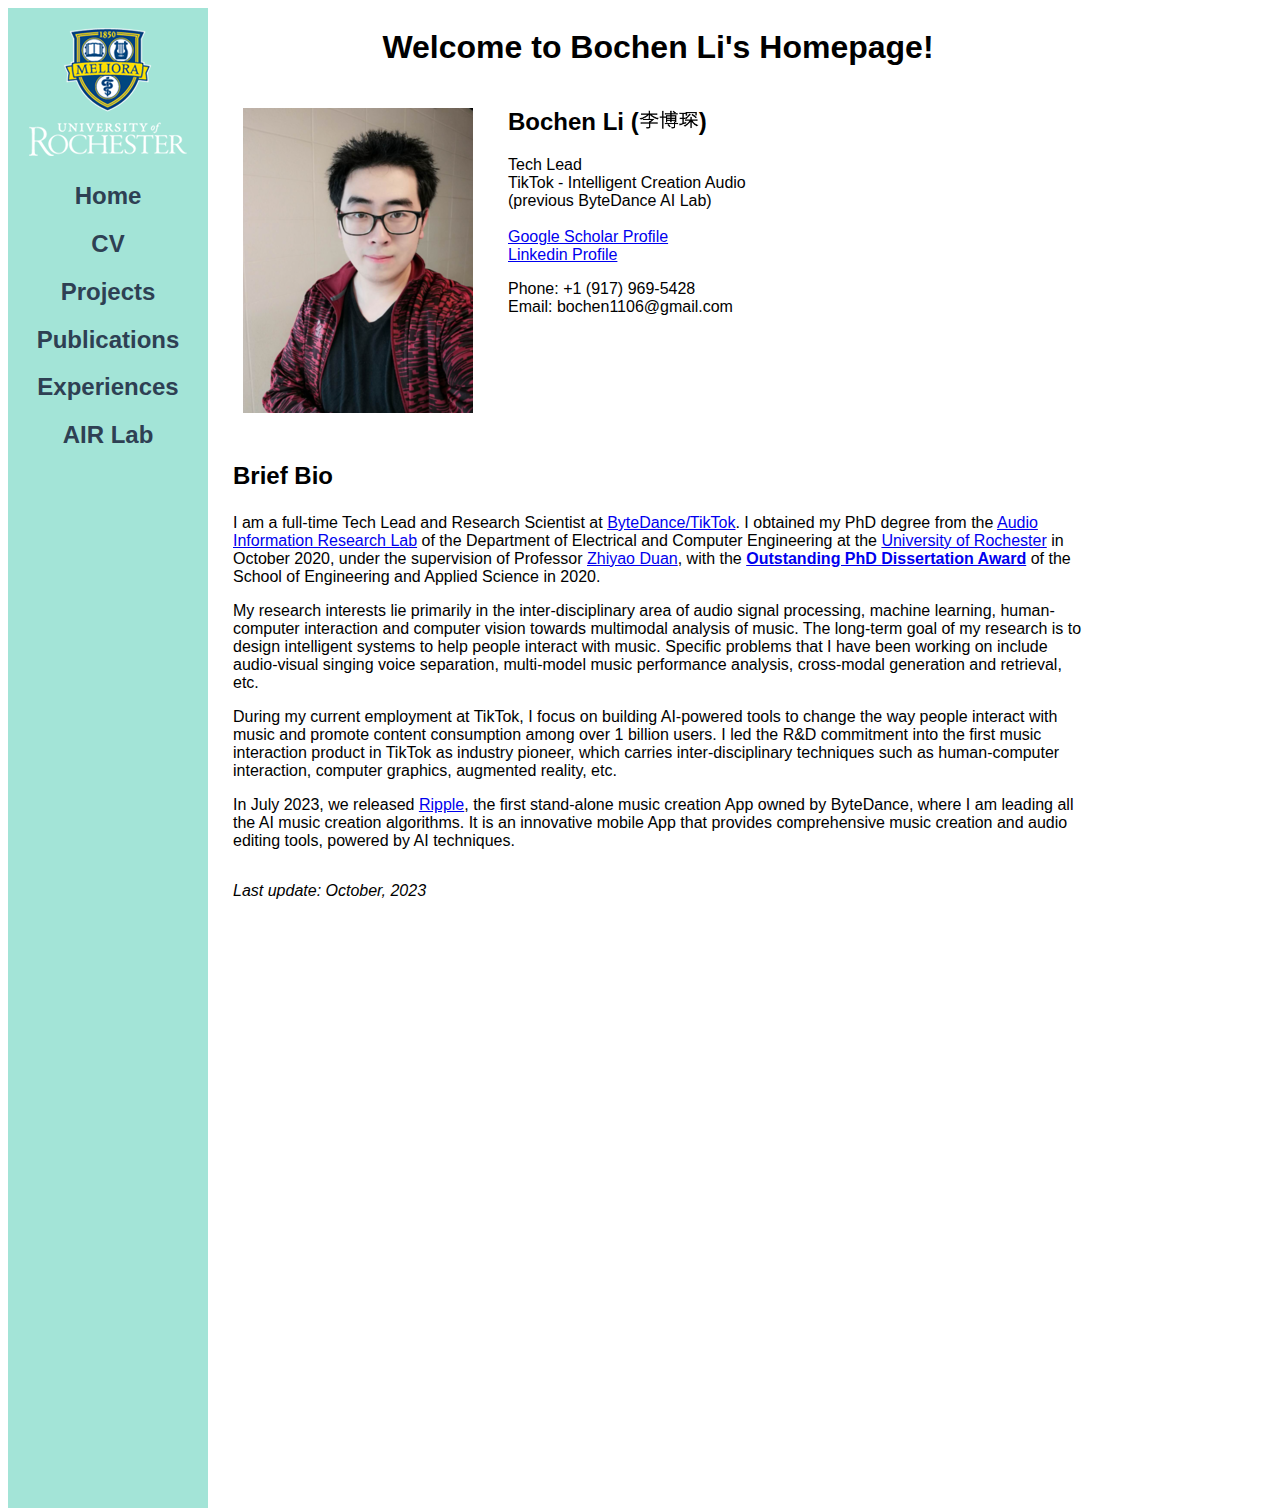
<file: index.html>
<!DOCTYPE html>
<html>

<head>
	<link rel="stylesheet" type="text/css" href="style.css" />
	<title>Bochen Li</title>
    <meta http-equiv="content-type" content="text/html; charset=UTF-8">
    <meta name="author" content="Bochen Li">
</head>

<body>
<div id="container"; style="height=1500px; width:1500px; float:center;">
    <div id="menu"; style="background-color:#A3E4D7 ;height:1500px;width:200px;float:left;">
		<h2><a href="http://www.rochester.edu/"><img src="resource/rochester-logo.png"></a></h2>
        <a href="index.html", style="text-decoration:none"><h2 class="menu">Home</h2></a>
        <a href="resource/CV_BochenLi.pdf", style="text-decoration:none" target="_blank"><h2 class="menu">CV</h2></a>
        <a href="project.html", style="text-decoration:none"><h2 class="menu">Projects</h2></a>
        <a href="publication.html", style="text-decoration:none"><h2 class="menu">Publications</h2></a>
        <a href="experience.html", style="text-decoration:none"><h2 class="menu">Experiences</h2></a>
        <a href="http://www.ece.rochester.edu/projects/air/index.html", style="text-decoration:none"><h2 class="menu">AIR Lab</h2></a>
<!--        <a href="resource/Research.html", style="text-decoration:none"><h2 class="menu">Research</h2></a>
        <a href="resource/Publications.html", style="text-decoration:none"><h2 class="menu">Publications</h2></a>
        <a href="resource/Resources.html", style="text-decoration:none"><h2 class="menu">Resources</h2></a>
        <a href="http://www.ece.rochester.edu/projects/air/index.html", style="text-decoration:none"><h2 class="menu">AIR Lab</h2></a>-->
    </div>
    
    <div id="content"; style="background-color:#FFFFFF;height:900px;width:900px;float:left;">
		<h1>Welcome to Bochen Li's Homepage!</h1>
        
        <div id="infopic"; style="background-color:#FFFFFF;height:350px;width:300px;float:left;">
        	<h2><img class='fit', src="resource/bochenli.png"> </h2>
        </div>
        <div id="info"; style="background-color:#FFFFFF;height:350px;width:600px;float:left;">
        	<h2 class="alignleft">Bochen Li (<img src="resource/name.png" width="60" height="20">) </h2>
            <p>Tech Lead<br>
               TikTok - Intelligent Creation Audio<br>
               (previous ByteDance AI Lab)<br>
               <br>
               <a href="https://scholar.google.com/citations?user=wYq1Yv0AAAAJ&hl=en">Google Scholar Profile</a><br>
               <a href="https://www.linkedin.com/in/bochen-li">Linkedin Profile</a><br>
<!--               <a href="resource/ZhiyaoDUAN_ResearchStatement.pdf">Research Statement</a>, <a href="resource/ZhiyaoDUAN_TeachingStatement.pdf">Teaching Statement</a> -->
            </p>
            
<!--             <p>Mailing Address:<br>
           	    University of Rochester<br>
                504 Computer Studies Building<br>
                Rochester, NY 14627, USA.
            </p> -->
            <p>
               Phone: +1 (917) 969-5428<br>
               Email: bochen1106@gmail.com
            </p>
        </div>
        

                   

        		
<!--         <div id="separator"; style="background-color:#FFFFFF;width:900px;float:left;">
        	<img src="resource/space.png" width="450" height="2">
        </div> -->
        
        <div class="padded"; style="background-color:#FFFFFF;width:850px;float:left;">
            <h3>Brief Bio</h3>    

            <p>
                I am a full-time Tech Lead and Research Scientist at <a href="https://www.tiktok.com/">ByteDance/TikTok</a>. I obtained my PhD degree from the <a href="http://www.ece.rochester.edu/projects/air/index.html">Audio Information Research Lab</a> of the Department of Electrical and Computer Engineering at the <a href="http://www.rochester.edu/">University of Rochester</a> in October 2020, under the supervision of Professor  <a href="http://www.ece.rochester.edu/~zduan">Zhiyao Duan</a>, with the <a href="https://www.rochester.edu/college/gradstudies/current/dissertation-awards.html"><b>Outstanding PhD Dissertation Award</b></a> of the School of Engineering and Applied Science in 2020.
            </p>
            
            <p>
                My research interests lie primarily in the inter-disciplinary area of audio signal processing, machine learning, human-computer interaction and computer vision towards multimodal analysis of music. The long-term goal of my research is to design intelligent systems to help people interact with music. Specific problems that I have been working on include audio-visual singing voice separation, multi-model music performance analysis, cross-modal generation and retrieval, etc. 
            </p>

            <p>
                During my current employment at TikTok, I focus on building AI-powered tools to change the way people interact with music and promote content consumption among over 1 billion users. 
                I led the R&D commitment into the first music interaction product in TikTok as industry pioneer, which carries inter-disciplinary techniques such as human-computer interaction, computer graphics, augmented reality, etc.
            </p>

            <p>
                In July 2023, we released <a href="https://musically.com/2023/06/30/bytedance-reveals-ai-powered-music-creation-app-ripple/">Ripple</a>, the first stand-alone music creation App owned by ByteDance, 
                where I am leading all the AI music creation algorithms. 
                It is an innovative mobile App that provides comprehensive music creation and audio editing tools, powered by AI techniques.
            </p>

        </div>


<!--         <div class="padded"; style="background-color:#FFFFFF;width:850px;float:left;">
            <h3>News</h3>    
            <ul>
                <li> I will give a tutorial for the ISMIR2019 conference together with <a href="http://www.ece.rochester.edu/~zduan/">Prof. Zhiyao Duan</a>, <a href="https://perso.telecom-paristech.fr/essid/">Prof. Slim Essid</a>, and <a href="https://dblp.org/pers/hd/p/Parekh:Sanjeel">Prof. Sanjeel Parekh</a>
                </li>
                <li> I have got one journal paper accpeted by <i>Transactions on International Society for Music Information Retrieval</i>.
          </ul>
        </div> -->

        <br>
        <br>
        <!-- <hr> -->

        <div class="padded"; style="background-color:#FFFFFF;width:850px;float:left;">
            <p>
                <i>Last update: October, 2023 </i>
            </p>


        </div>

<!--         <div id="separator"; style="background-color:#FFFFFF;width:900px;float:left;">
        	<img src="resource/space.png" width="450" height="2">
        </div> -->
      
     
    </div>    
</div>


</body>
</html>
</file>
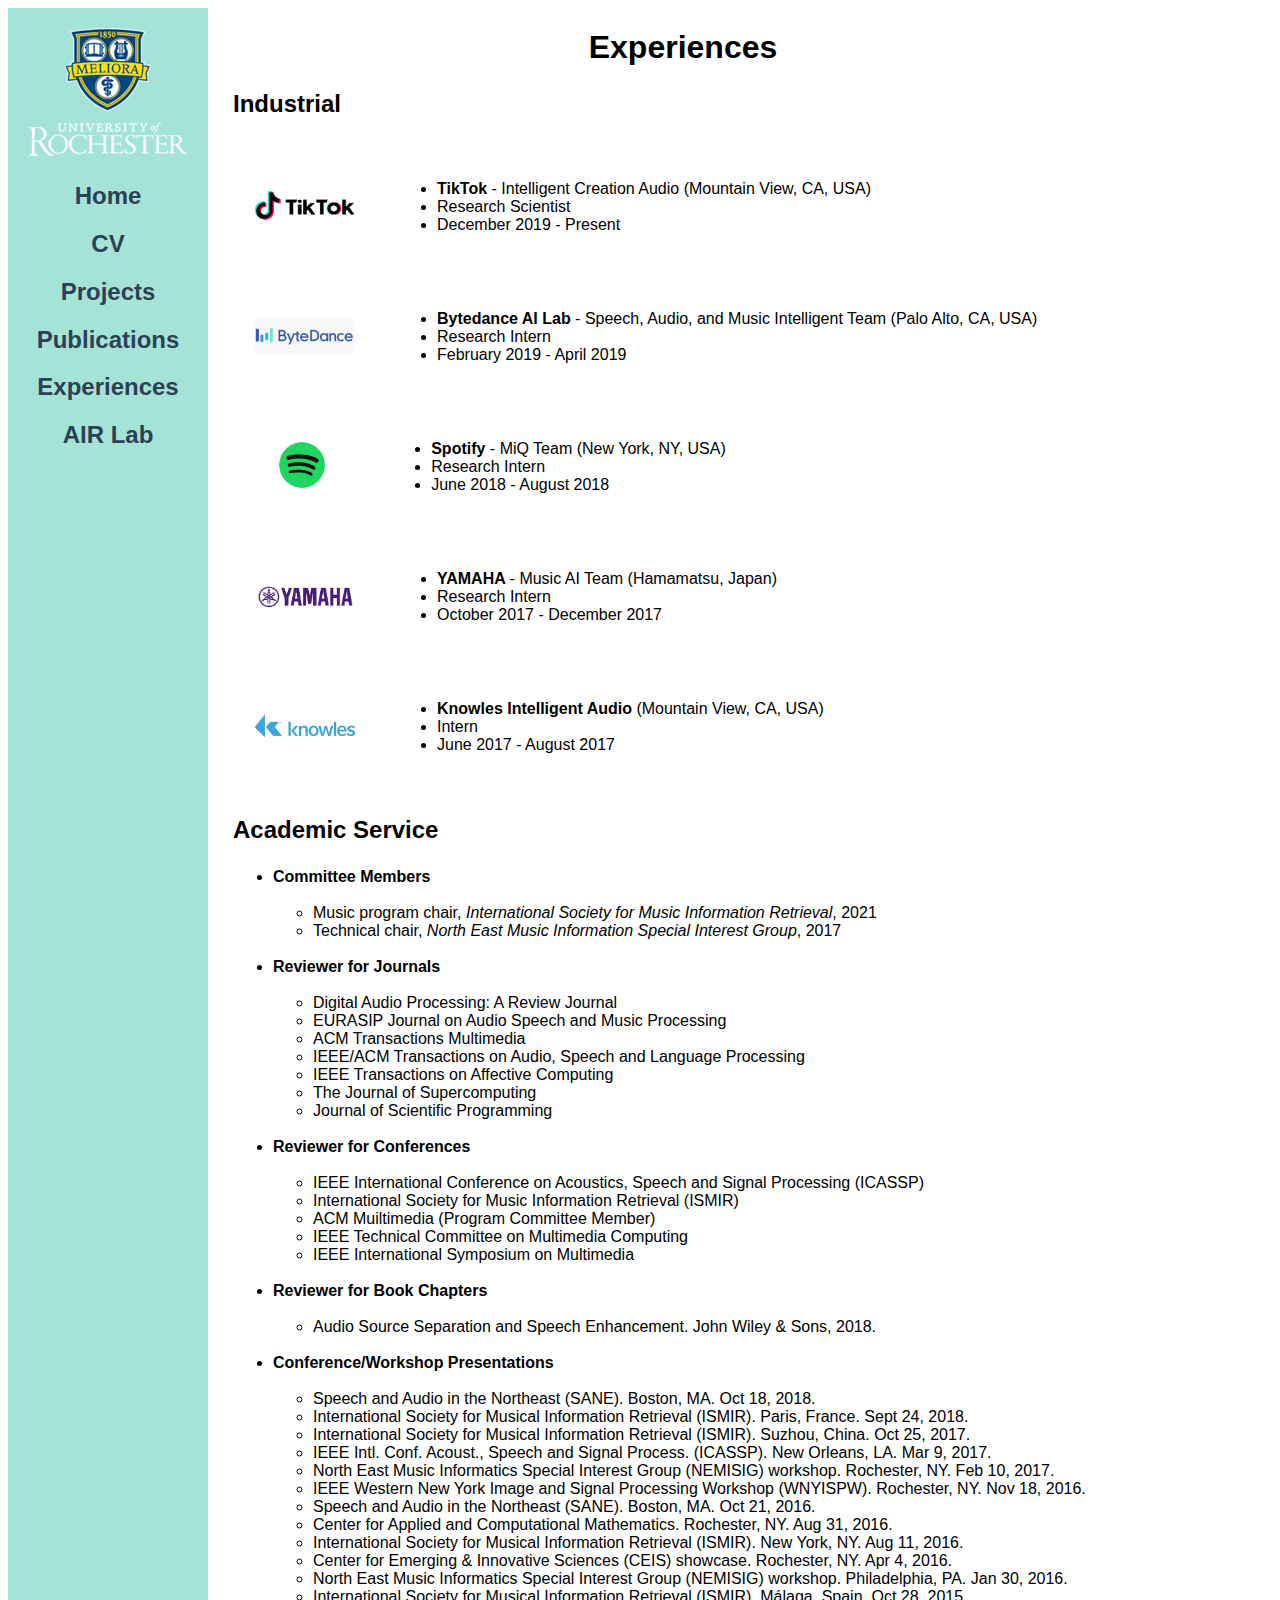
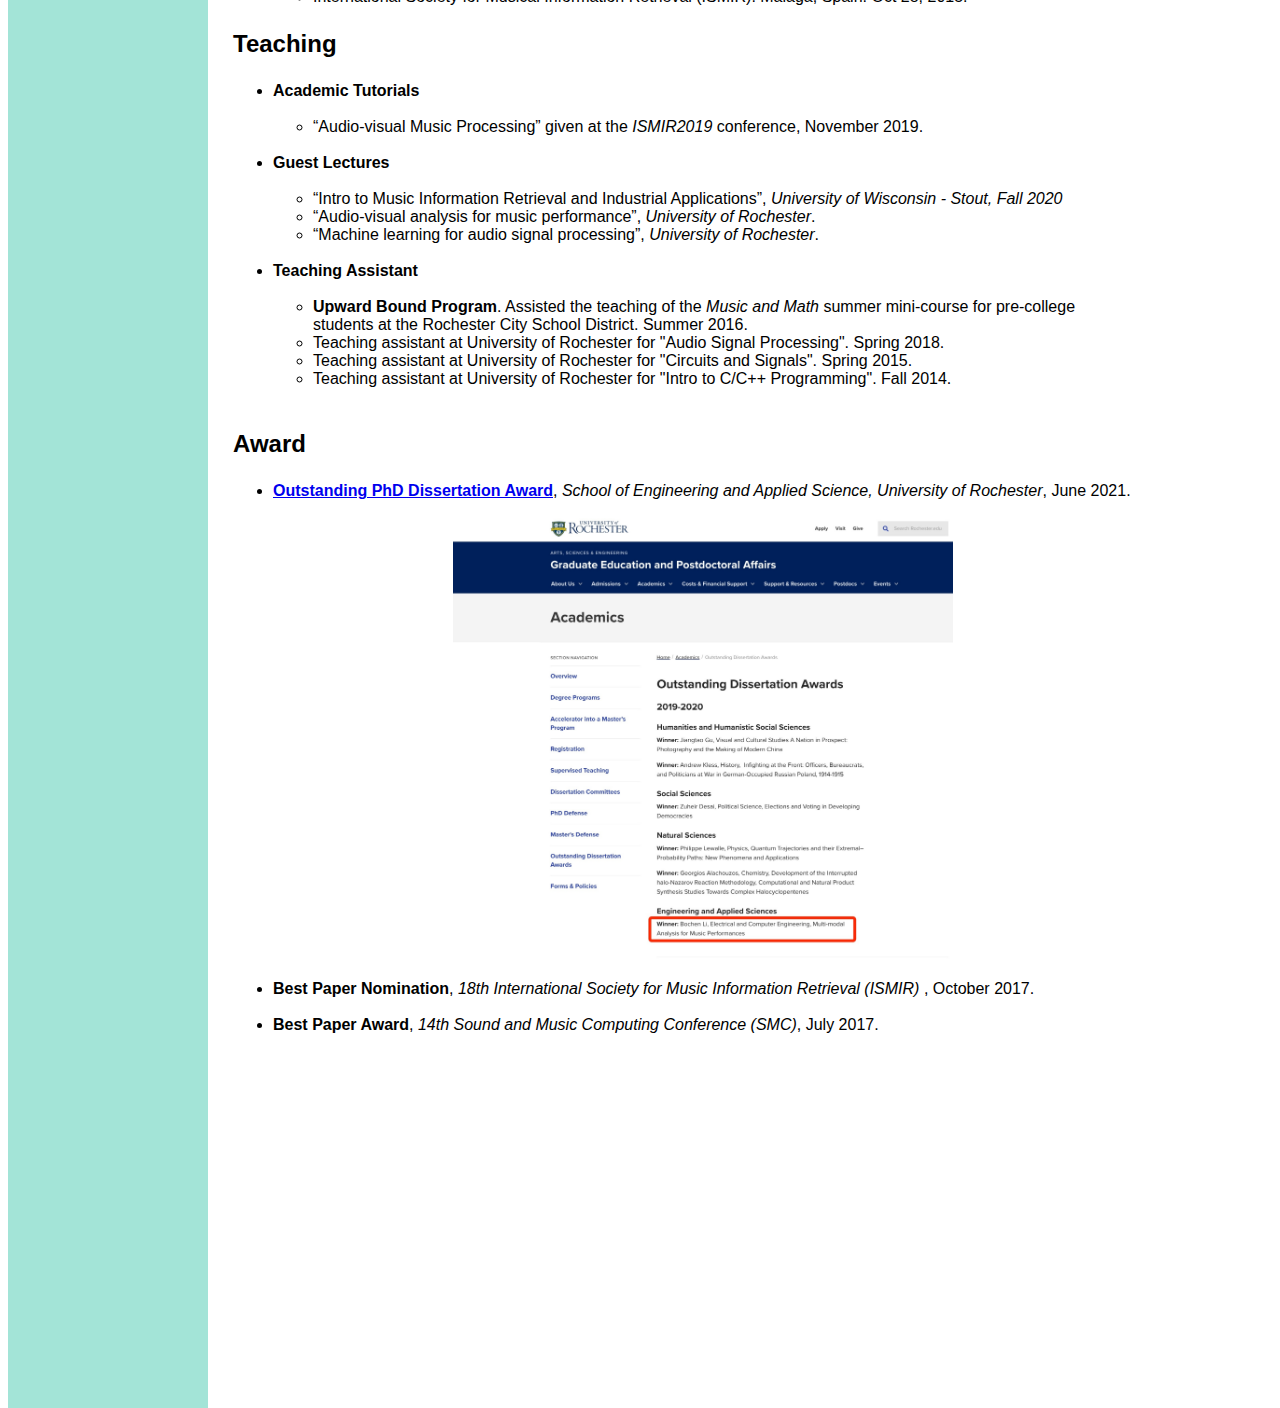
<file: experience.html>
<!DOCTYPE html>
<html>

<head>
	<link rel="stylesheet" type="text/css" href="style.css" />
	<title>Bochen Li</title>
    <meta http-equiv="content-type" content="text/html; charset=UTF-8">
    <meta name="author" content="Bochen Li">
</head>

<body>
<div id="container"; style="height=1500px; width:1500px; float:center;">
	<div id="menu"; style="background-color:#A3E4D7 ;height:3000px;width:200px;float:left;">
		<h2><a href="http://www.rochester.edu/"><img src="resource/rochester-logo.png"></a></h2>
        <a href="index.html", style="text-decoration:none"><h2 class="menu">Home</h2></a>
        <a href="resource/CV_BochenLi.pdf", style="text-decoration:none" target="_blank"><h2 class="menu">CV</h2></a>
        <a href="project.html", style="text-decoration:none"><h2 class="menu">Projects</h2></a>
        <a href="publication.html", style="text-decoration:none"><h2 class="menu">Publications</h2></a>
        <a href="experience.html", style="text-decoration:none"><h2 class="menu">Experiences</h2></a>
        <a href="http://www.ece.rochester.edu/projects/air/index.html", style="text-decoration:none"><h2 class="menu">AIR Lab</h2></a>
<!--        <a href="resource/Research.html", style="text-decoration:none"><h2 class="menu">Research</h2></a>
        <a href="resource/Publications.html", style="text-decoration:none"><h2 class="menu">Publications</h2></a>
        <a href="resource/Resources.html", style="text-decoration:none"><h2 class="menu">Resources</h2></a>
        <a href="http://www.ece.rochester.edu/projects/air/index.html", style="text-decoration:none"><h2 class="menu">AIR Lab</h2></a>-->
    </div>
    
    <div id="content"; style="background-color:#FFFFFF;height:900px;width:900px;float:left;">
		
        
        <div id="container"; class="padded"; style="width:900px; float:center;">

            <h1>Experiences</h1>

            <h3> Industrial </h3>



            <table width="900" cellpadding="20">
            <tr>
            <td width="100px", align="center">
                <img src="image/logo_TikTok.png" width="100px" u="image"  />
            </td>
            <!-- <td width="44">&nbsp;</td> -->
            <td width = "800", align="left">
                <ul>
                    <li>
                        <b> TikTok </b> - Intelligent Creation Audio (Mountain View, CA, USA)
                    </li>
                    <li>
                        Research Scientist
                    </li>
                    <li>
                        December 2019 - Present
                    </li>
                </ul>
            </td>
            </tr>
            </table>


  
            <table width="900" cellpadding="20">
            <tr>
            <td width="100px", align="center">
                <img src="image/logo_bytedance.png" width="100px" u="image"  />
            </td>
            <!-- <td width="44">&nbsp;</td> -->
            <td width = "800", align="left">
                <ul>
                    <li>
                        <b> Bytedance AI Lab </b> - Speech, Audio, and Music Intelligent Team (Palo Alto, CA, USA)
                    </li>
                    <li>
                        Research Intern
                    </li>
                    <li>
                        February 2019 - April 2019
                    </li>
                </ul>
            </td>
            </tr>
            </table>


            <table width="900" cellpadding="20">
            <tr>
            <td width="100px", align="center">
                <img src="image/logo_spotify.png" width="50px" u="image"  />
            </td>
            <!-- <td width="44">&nbsp;</td> -->
            <td width = "800", align="left">
                <ul>
                    <li>
                        <b> Spotify </b> - MiQ Team (New York, NY, USA)
                    </li>
                    <li>
                        Research Intern
                    </li>
                    <li>
                        June 2018 - August 2018
                    </li>
                </ul>
            </td>
            </tr>
            </table>


            <table width="900" cellpadding="20">
            <tr>
            <td width="100px", align="center">
                <img src="image/logo_Yamaha.png" width="100px" u="image" align="left"  />
            </td>
            <!-- <td width="44">&nbsp;</td> -->
            <td width = "800", align="left">
                <ul>
                    <li>
                        <b> YAMAHA </b> - Music AI Team (Hamamatsu, Japan)
                    </li>
                    <li>
                        Research Intern
                    </li>
                    <li>
                        October 2017 - December 2017
                    </li>
                </ul>
            </td>
            <!-- </tr> -->
            </table>

            <table width="900" cellpadding="20">
            <!-- <tr> -->
            <td width="100px", align="center">
                <img src="image/logo_Knowles.png" width="100px" u="image" align="left"  />
            </td>
            <!-- <td width="44">&nbsp;</td> -->
            <td width = "800", align="left">
                <ul>
                    <li>
                        <b> Knowles Intelligent Audio </b> (Mountain View, CA, USA)
                    </li>
                    <li>
                        Intern
                    </li>
                    <li>
                        June 2017 - August 2017
                    </li>
                </ul>
            </td>
            </tr>
            </table>



            <h3> Academic Service </h3>

            <ul>

                <li>
                    <b> Committee Members </b>
                    <br><br>
                    <ul>
                        <li> Music program chair, <i>International Society for Music Information Retrieval</i>, 2021 </li>
                        <li> Technical chair, <i>North East Music Information Special Interest Group</i>, 2017 </li>
                    </ul>
                </li>
                <br>

                <li>
                    <b> Reviewer for Journals </b>
                    <br><br>
                    <ul>
                        <li> Digital Audio Processing: A Review Journal </li>
                        <li> EURASIP Journal on Audio Speech and Music Processing </li>
                        <li> ACM Transactions Multimedia </li>
                        <li> IEEE/ACM Transactions on Audio, Speech and Language Processing </li>
                        <li> IEEE Transactions on Affective Computing </li>
                        <li> The Journal of Supercomputing </li>
                        <li> Journal of Scientific Programming </li>
                    </ul>
                </li>
                <br>
                <li>
                    <b> Reviewer for Conferences </b>
                    <br><br>
                    <ul>
                        <li> IEEE International Conference on Acoustics, Speech and Signal Processing (ICASSP) </li>
                        <li> International Society for Music Information Retrieval (ISMIR) </li>
                        <li> ACM Muiltimedia (Program Committee Member) </li>
                        <li> IEEE Technical Committee on Multimedia Computing </li>
                        <li> IEEE International Symposium on Multimedia </li>
                    </ul>
                </li>
                <br>
                <li>
                    <b> Reviewer for Book Chapters </b>
                    <br><br>
                    <ul>
                        <li> Audio Source Separation and Speech Enhancement.  John Wiley & Sons, 2018. </li>
                    </ul>
                </li>
                <br>
                <li>
                    <b> Conference/Workshop Presentations </b>
                    <br><br>
                    <ul>
                        <li> Speech and Audio in the Northeast (SANE).  Boston, MA. Oct 18, 2018. </li>
                        <li> International Society for Musical Information Retrieval (ISMIR). Paris, France. Sept 24, 2018. </li>
                        <li> International Society for Musical Information Retrieval (ISMIR). Suzhou, China. Oct 25, 2017. </li>
                        <li> IEEE Intl. Conf. Acoust., Speech and Signal Process. (ICASSP). New Orleans, LA. Mar 9, 2017. </li>
                        <li> North East Music Informatics Special Interest Group (NEMISIG) workshop. Rochester, NY. Feb 10, 2017. </li>
                        <li> IEEE Western New York Image and Signal Processing Workshop (WNYISPW). Rochester, NY. Nov 18, 2016. </li>
                        <li> Speech and Audio in the Northeast (SANE). Boston, MA. Oct 21, 2016. </li>
                        <li> Center for Applied and Computational Mathematics. Rochester, NY. Aug 31, 2016. </li>
                        <li> International Society for Musical Information Retrieval (ISMIR). New York, NY. Aug 11, 2016. </li>
                        <li> Center for Emerging & Innovative Sciences (CEIS) showcase. Rochester, NY. Apr 4, 2016. </li>
                        <li> North East Music Informatics Special Interest Group (NEMISIG) workshop. Philadelphia, PA. Jan 30, 2016. </li>
                        <li> International Society for Musical Information Retrieval (ISMIR). Málaga, Spain. Oct 28, 2015. </li>

                    </ul>
                </li>
            </ul>





            <h3> Teaching </h3>

            <ul>

                <li>
                    <b> Academic Tutorials </b>
                    <br><br>
                    <ul>
                        <li> “Audio-visual Music Processing” given at the <i>ISMIR2019</i> conference, November 2019. </li>
                    </ul>
                </li>
                <br>
                <li>
                    <b> Guest Lectures </b>
                    <br><br>
                    <ul>
                        <li> “Intro to Music Information Retrieval and Industrial Applications”, <i>University of Wisconsin - Stout, Fall 2020</i> </li>
                        <li> “Audio-visual analysis for music performance”, <i>University of Rochester</i>. </li>
                        <li> “Machine learning for audio signal processing”, <i>University of Rochester</i>. </li>
                    </ul>
                </li>
                <br>
                <li>
                    <b> Teaching Assistant </b>
                    <br><br>
                    <ul>
                        <li>
                            <b>Upward Bound Program</b>. Assisted the teaching of the <i>Music and Math</i> summer mini-course for pre-college students at the Rochester City School District. 
                            Summer 2016.
                        </li>
                        <li>
                            Teaching assistant at University of Rochester for "Audio Signal Processing".
                            Spring 2018.
                        </li>
                        <li>
                            Teaching assistant at University of Rochester for "Circuits and Signals".
                            Spring 2015.
                        </li>
                        <li>
                            Teaching assistant at University of Rochester for "Intro to C/C++ Programming".
                            Fall 2014.
                        </li>
                    </ul>
                </li>
                <br>
            </ul>


            <h3> Award </h3>

            <ul>

                <li>
                    <a href="https://www.rochester.edu/college/gradstudies/current/dissertation-awards.html"><b>Outstanding PhD Dissertation Award</b></a>, <i>School of Engineering and Applied Science, University of Rochester</i>, June 2021.
                </li>
                <!-- <img src="resource/PhD_Dissertation_Award.png" style="width:900px" align="middle"> -->

                <br>
                <div id="Imgcen", align="center">
                  <img src="resource/PhD_Dissertation_Award.jpg" style="width:500px" align="middle">
                </div>




                <br>
                <li>
                    <b> Best Paper Nomination</b>, <i>18th International Society for Music Information Retrieval (ISMIR) </i>, October 2017.
                </li>
                <br>
                <li>
                    <b> Best Paper Award</b>, <i>14th Sound and Music Computing Conference (SMC)</i>, July 2017. 
                </li>
                <br>
            </ul>



        </div> 
        <br>
        <br>
        <br>
        <br>
        <br>



<!--         <div id="separator"; style="background-color:#FFFFFF;width:900px;float:left;">
        	<img src="resource/space.png" width="450" height="2">
        </div> -->
      
     
    </div>    
</div>



</body>
</html>
</file>
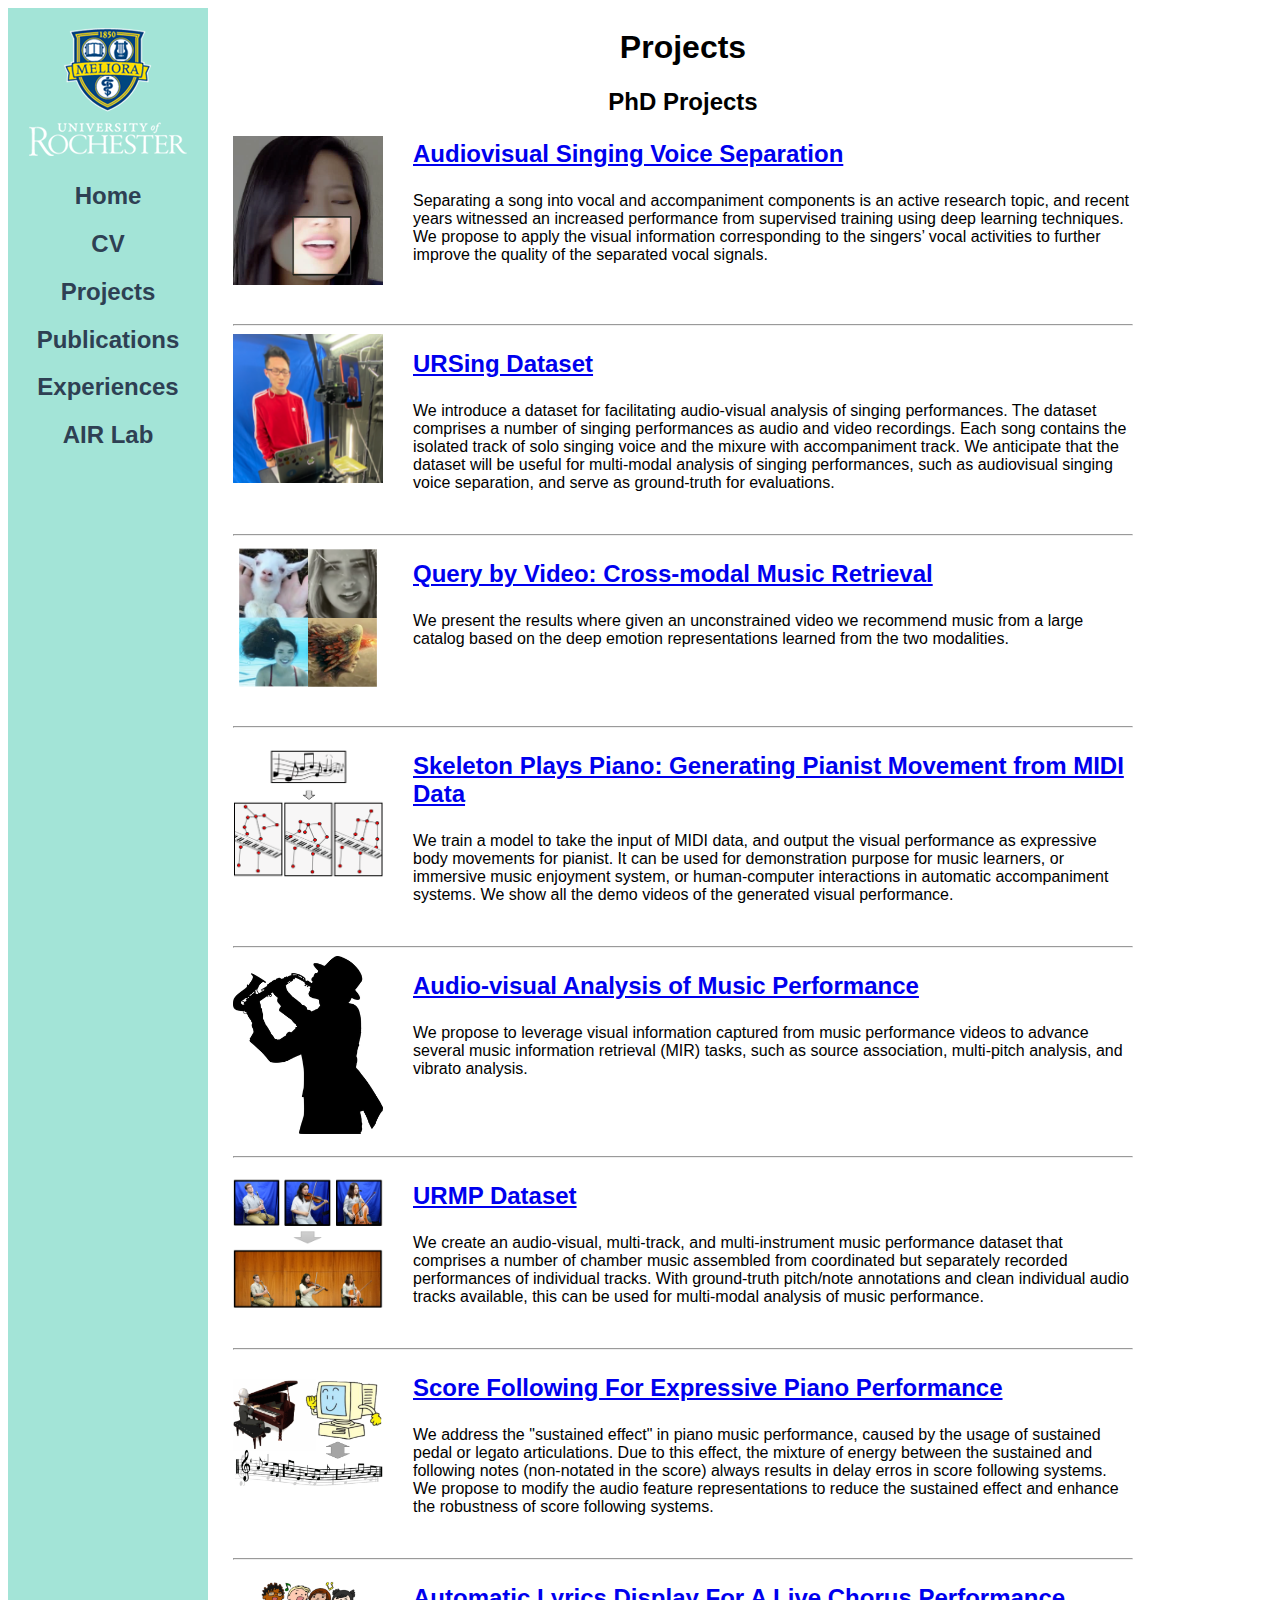
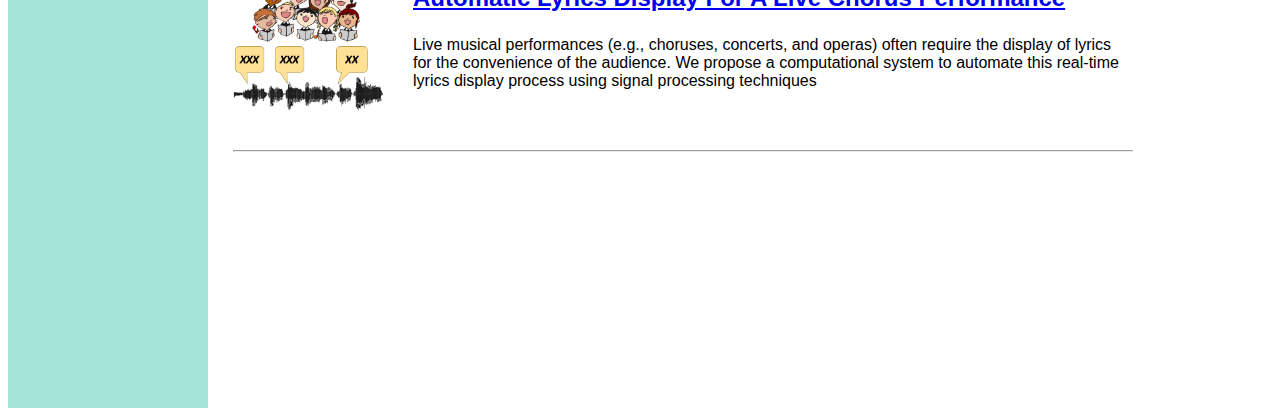
<file: project.html>
<!DOCTYPE html>
<html>

<head>
	<link rel="stylesheet" type="text/css" href="style.css" />
	<title>Bochen Li</title>
    <meta http-equiv="content-type" content="text/html; charset=UTF-8">
    <meta name="author" content="Bochen Li">
</head>

<body>
<div id="container"; style="height=2000px; width:1500px; float:center;">
	<div id="menu"; style="background-color:#A3E4D7 ;height:2000px;width:200px;float:left;">
		<h2><a href="http://www.rochester.edu/"><img src="resource/rochester-logo.png"></a></h2>
        <a href="index.html", style="text-decoration:none"><h2 class="menu">Home</h2></a>
        <a href="resource/CV_BochenLi.pdf", style="text-decoration:none" target="_blank"><h2 class="menu">CV</h2></a>
        <a href="project.html", style="text-decoration:none"><h2 class="menu">Projects</h2></a>
        <a href="publication.html", style="text-decoration:none"><h2 class="menu">Publications</h2></a>
        <a href="experience.html", style="text-decoration:none"><h2 class="menu">Experiences</h2></a>
        <a href="http://www.ece.rochester.edu/projects/air/index.html", style="text-decoration:none"><h2 class="menu">AIR Lab</h2></a>

<!--        <a href="resource/Research.html", style="text-decoration:none"><h2 class="menu">Research</h2></a>
        <a href="resource/Publications.html", style="text-decoration:none"><h2 class="menu">Publications</h2></a>
        <a href="resource/Resources.html", style="text-decoration:none"><h2 class="menu">Resources</h2></a>
        <a href="http://www.ece.rochester.edu/projects/air/index.html", style="text-decoration:none"><h2 class="menu">AIR Lab</h2></a>-->
    </div>
    
    <div id="content"; style="background-color:#FFFFFF;height:900px;width:900px;float:left;">
		
        
        <div id="container"; class="padded"; style="width:900px; float:center;">

            <h1>Projects</h1>










            <h2>PhD Projects</h2>
            

            <div style="width:180px;float:left;">
            <img src="image/icon_av_singing.png" width="150">
            </div>
            <h3 class="top1"><a href="project/av_singing_separation.html">Audiovisual Singing Voice Separation</a></h3>
            <p> 
                Separating a song into vocal and accompaniment components is an active research topic, and recent years witnessed an increased performance from supervised training using deep learning techniques. We propose to apply the visual information corresponding to the singers’ vocal activities to further improve the quality of the separated vocal signals.
            </p>
            
            <br><br>
            <hr>

            <div style="width:180px;float:left;">
            <img src="image/icon_ursing.png" width="150">
            </div>
            <h3 class="top1"><a href="project/URSing.html">URSing Dataset</a></h3>
            <p> 
                We introduce a dataset for facilitating audio-visual analysis of singing performances. The dataset comprises a number of singing performances as audio and video recordings. Each song contains the isolated track of solo singing voice and the mixure with accompaniment track. We anticipate that the dataset will be useful for multi-modal analysis of singing performances, such as audiovisual singing voice separation, and serve as ground-truth for evaluations.
            </p>
            <br>
            
            <hr>




            <div style="width:180px;float:left;">
            <img src="image/icon_query.png" width="150">
            </div>
            <h3 class="top1"><a href="project/query_youtube.html">Query by Video: Cross-modal Music Retrieval</a></h3>
            <p> We present the results where given an unconstrained video we recommend music from a large catalog based on the deep emotion representations learned from the two modalities.</p>
            
            <br><br><br>
            <hr>


            
            <div style="width:180px;float:left;">
            <img src="image/icon_skeleton.png" width="150">
            </div>
            <h3 class="top1"><a href="project/skeletonpianist.html">Skeleton Plays Piano: Generating Pianist Movement from MIDI Data</a></h3>
            <p> We train a model to take the input of MIDI data, and output the visual performance as expressive body movements for pianist. It can be used for demonstration purpose for music learners, or immersive music enjoyment system, or human-computer interactions in automatic accompaniment systems. We show all the demo videos of the generated visual performance.</p>
            
            <br>
            <hr>


            <div style="width:180px;float:left;">
            <img src="image/icon_av_music.png" width="150">
            </div>
            <h3 class="top1"><a href="http://www.ece.rochester.edu/projects/air/projects/av_music.html">Audio-visual Analysis of Music Performance</a></h3>
            <p> We propose to leverage visual information captured from music performance videos to advance several music information retrieval (MIR) tasks, such as source association, multi-pitch analysis, and vibrato analysis.  </p>

            <br><br><br>
            <hr>

            <div style="width:180px;float:left;">
            <img src="image/icon_URMP.png" width="150">
            </div>
            <h3 class="top1"><a href="http://www.ece.rochester.edu/projects/air/projects/URMP.html">URMP Dataset</a></h3>
            <p> We create an audio-visual, multi-track, and multi-instrument music performance dataset that comprises a number of chamber music assembled from coordinated but separately recorded performances of individual tracks. With ground-truth pitch/note annotations and clean individual audio tracks available, this can be used for multi-modal analysis of music performance. </p>
            
            <br>
            <hr>

            <div style="width:180px;float:left;">
            <img src="image/icon_scoreFollowing.png" width="150">
            </div>
            <h3 class="top1"><a href="http://www2.ece.rochester.edu/projects/air/projects/scorefollowing.html">Score Following For Expressive Piano Performance</a></h3>
            <p> We address the "sustained effect" in piano music performance, caused by the usage of sustained pedal or legato articulations. Due to this effect, the mixture of energy between the sustained and following notes (non-notated in the score) always results in delay erros in score following systems. We propose to modify the audio feature representations to reduce the sustained effect and enhance the robustness of score following systems. </p>
            
            <br>
            <hr>



            <div style="width:180px;float:left;">
            <img src="image/icon_lyricsDisplay.png" width="150">
            </div>
            <h3 class="top1"><a href="http://www2.ece.rochester.edu/projects/air/projects/lyricsdisplay.html">Automatic Lyrics Display For A Live Chorus Performance</a></h3>
            <p> Live musical performances (e.g., choruses, concerts, and operas) often require the display of lyrics for the convenience of the audience. We propose a computational system to automate this real-time lyrics display process using signal processing techniques </p>
            
            <br><br>
            <hr>



        </div> 



<!--         <div id="separator"; style="background-color:#FFFFFF;width:900px;float:left;">
        	<img src="resource/space.png" width="450" height="2">
        </div> -->
      
     
    </div>    
</div>



</body>
</html>
</file>
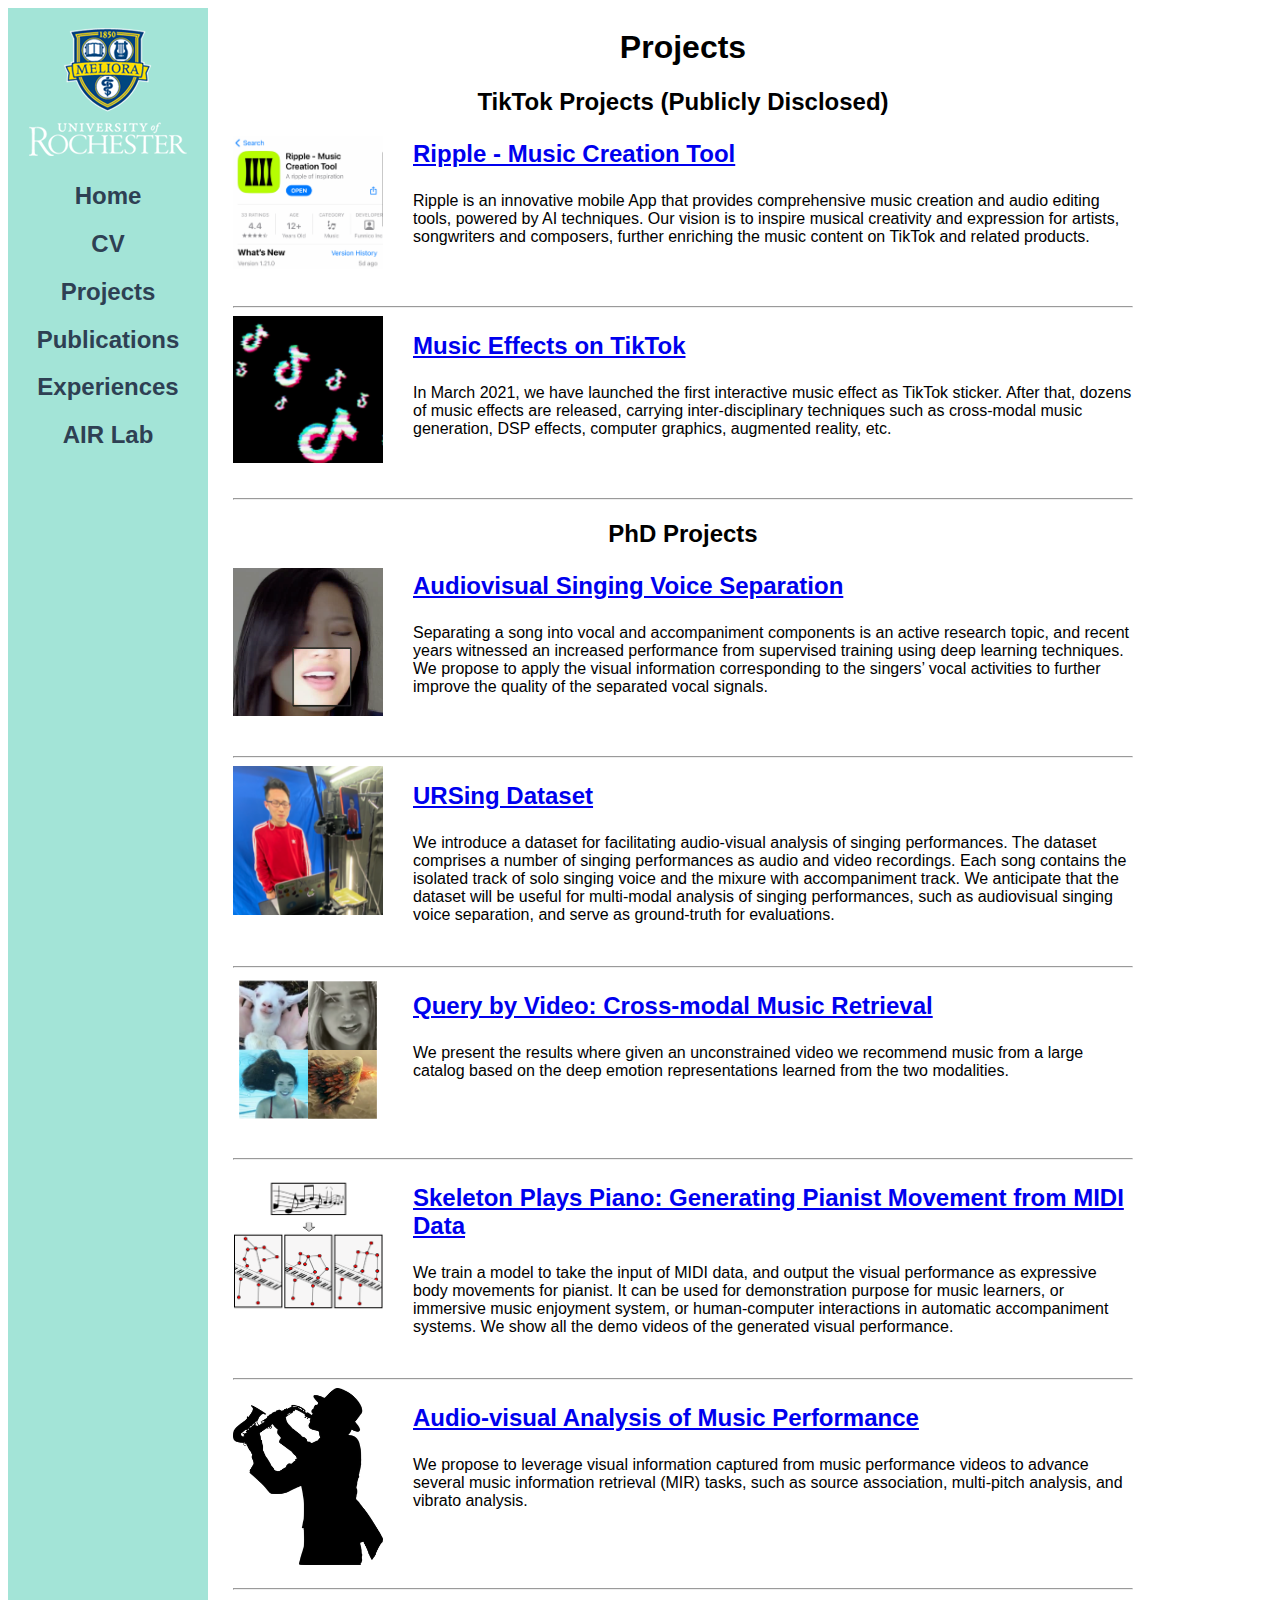
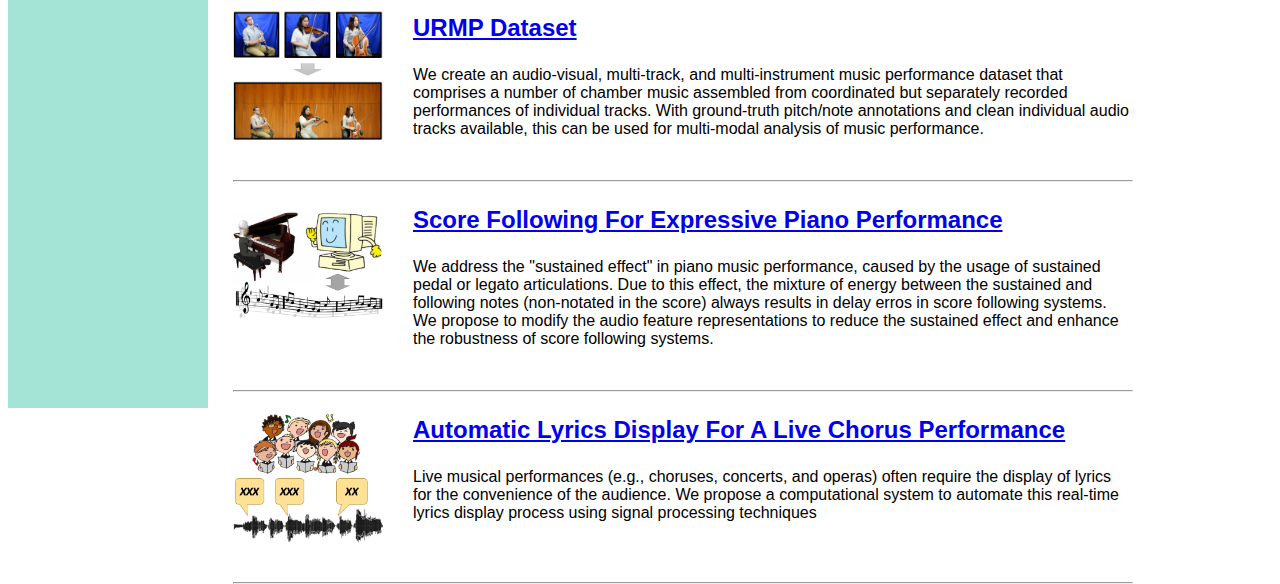
<file: project_new.html>
<!DOCTYPE html>
<html>

<head>
	<link rel="stylesheet" type="text/css" href="style.css" />
	<title>Bochen Li</title>
    <meta http-equiv="content-type" content="text/html; charset=UTF-8">
    <meta name="author" content="Bochen Li">
</head>

<body>
<div id="container"; style="height=2000px; width:1500px; float:center;">
	<div id="menu"; style="background-color:#A3E4D7 ;height:2000px;width:200px;float:left;">
		<h2><a href="http://www.rochester.edu/"><img src="resource/rochester-logo.png"></a></h2>
        <a href="index.html", style="text-decoration:none"><h2 class="menu">Home</h2></a>
        <a href="resource/CV_BochenLi.pdf", style="text-decoration:none" target="_blank"><h2 class="menu">CV</h2></a>
        <a href="project.html", style="text-decoration:none"><h2 class="menu">Projects</h2></a>
        <a href="publication.html", style="text-decoration:none"><h2 class="menu">Publications</h2></a>
        <a href="experience.html", style="text-decoration:none"><h2 class="menu">Experiences</h2></a>
        <a href="http://www.ece.rochester.edu/projects/air/index.html", style="text-decoration:none"><h2 class="menu">AIR Lab</h2></a>

<!--        <a href="resource/Research.html", style="text-decoration:none"><h2 class="menu">Research</h2></a>
        <a href="resource/Publications.html", style="text-decoration:none"><h2 class="menu">Publications</h2></a>
        <a href="resource/Resources.html", style="text-decoration:none"><h2 class="menu">Resources</h2></a>
        <a href="http://www.ece.rochester.edu/projects/air/index.html", style="text-decoration:none"><h2 class="menu">AIR Lab</h2></a>-->
    </div>
    
    <div id="content"; style="background-color:#FFFFFF;height:900px;width:900px;float:left;">
		
        
        <div id="container"; class="padded"; style="width:900px; float:center;">

            <h1>Projects</h1>

            <h2>TikTok Projects (Publicly Disclosed)</h2>



            <div style="width:180px;float:left;">
                <img src="image/icon_Ripple.png" width="150">
                </div>
                <h3 class="top1"><a href="project/ripple.html">Ripple - Music Creation Tool</a></h3>
                <p> 
                    Ripple is an innovative mobile App that provides comprehensive music creation and audio editing tools, powered by AI techniques. 
                    Our vision is to inspire musical creativity and expression for artists, songwriters and composers, further enriching the music content on TikTok and related products. 
                </p>
                
                <br><br>
            <hr>


            <div style="width:180px;float:left;">
                <img src="image/icon_TikTok_music_effects.png" width="150">
                </div>
                <h3 class="top1"><a href="project/av_singing_separation.html">Music Effects on TikTok</a></h3>
                <p> 
                    In March 2021, we have launched the first interactive music effect as TikTok sticker. 
                    After that, dozens of music effects are released, carrying inter-disciplinary techniques such as cross-modal music generation, DSP effects, computer graphics, augmented reality, etc. 
                </p>
                
                <br><br>
            <hr>





            <h2>PhD Projects</h2>
            

            <div style="width:180px;float:left;">
            <img src="image/icon_av_singing.png" width="150">
            </div>
            <h3 class="top1"><a href="project/av_singing_separation.html">Audiovisual Singing Voice Separation</a></h3>
            <p> 
                Separating a song into vocal and accompaniment components is an active research topic, and recent years witnessed an increased performance from supervised training using deep learning techniques. We propose to apply the visual information corresponding to the singers’ vocal activities to further improve the quality of the separated vocal signals.
            </p>
            
            <br><br>
            <hr>

            <div style="width:180px;float:left;">
            <img src="image/icon_ursing.png" width="150">
            </div>
            <h3 class="top1"><a href="project/URSing.html">URSing Dataset</a></h3>
            <p> 
                We introduce a dataset for facilitating audio-visual analysis of singing performances. The dataset comprises a number of singing performances as audio and video recordings. Each song contains the isolated track of solo singing voice and the mixure with accompaniment track. We anticipate that the dataset will be useful for multi-modal analysis of singing performances, such as audiovisual singing voice separation, and serve as ground-truth for evaluations.
            </p>
            <br>
            
            <hr>




            <div style="width:180px;float:left;">
            <img src="image/icon_query.png" width="150">
            </div>
            <h3 class="top1"><a href="project/query_youtube.html">Query by Video: Cross-modal Music Retrieval</a></h3>
            <p> We present the results where given an unconstrained video we recommend music from a large catalog based on the deep emotion representations learned from the two modalities.</p>
            
            <br><br><br>
            <hr>


            
            <div style="width:180px;float:left;">
            <img src="image/icon_skeleton.png" width="150">
            </div>
            <h3 class="top1"><a href="project/skeletonpianist.html">Skeleton Plays Piano: Generating Pianist Movement from MIDI Data</a></h3>
            <p> We train a model to take the input of MIDI data, and output the visual performance as expressive body movements for pianist. It can be used for demonstration purpose for music learners, or immersive music enjoyment system, or human-computer interactions in automatic accompaniment systems. We show all the demo videos of the generated visual performance.</p>
            
            <br>
            <hr>


            <div style="width:180px;float:left;">
            <img src="image/icon_av_music.png" width="150">
            </div>
            <h3 class="top1"><a href="http://www.ece.rochester.edu/projects/air/projects/av_music.html">Audio-visual Analysis of Music Performance</a></h3>
            <p> We propose to leverage visual information captured from music performance videos to advance several music information retrieval (MIR) tasks, such as source association, multi-pitch analysis, and vibrato analysis.  </p>

            <br><br><br>
            <hr>

            <div style="width:180px;float:left;">
            <img src="image/icon_URMP.png" width="150">
            </div>
            <h3 class="top1"><a href="http://www.ece.rochester.edu/projects/air/projects/URMP.html">URMP Dataset</a></h3>
            <p> We create an audio-visual, multi-track, and multi-instrument music performance dataset that comprises a number of chamber music assembled from coordinated but separately recorded performances of individual tracks. With ground-truth pitch/note annotations and clean individual audio tracks available, this can be used for multi-modal analysis of music performance. </p>
            
            <br>
            <hr>

            <div style="width:180px;float:left;">
            <img src="image/icon_scoreFollowing.png" width="150">
            </div>
            <h3 class="top1"><a href="http://www2.ece.rochester.edu/projects/air/projects/scorefollowing.html">Score Following For Expressive Piano Performance</a></h3>
            <p> We address the "sustained effect" in piano music performance, caused by the usage of sustained pedal or legato articulations. Due to this effect, the mixture of energy between the sustained and following notes (non-notated in the score) always results in delay erros in score following systems. We propose to modify the audio feature representations to reduce the sustained effect and enhance the robustness of score following systems. </p>
            
            <br>
            <hr>



            <div style="width:180px;float:left;">
            <img src="image/icon_lyricsDisplay.png" width="150">
            </div>
            <h3 class="top1"><a href="http://www2.ece.rochester.edu/projects/air/projects/lyricsdisplay.html">Automatic Lyrics Display For A Live Chorus Performance</a></h3>
            <p> Live musical performances (e.g., choruses, concerts, and operas) often require the display of lyrics for the convenience of the audience. We propose a computational system to automate this real-time lyrics display process using signal processing techniques </p>
            
            <br><br>
            <hr>



        </div> 



<!--         <div id="separator"; style="background-color:#FFFFFF;width:900px;float:left;">
        	<img src="resource/space.png" width="450" height="2">
        </div> -->
      
     
    </div>    
</div>



</body>
</html>
</file>
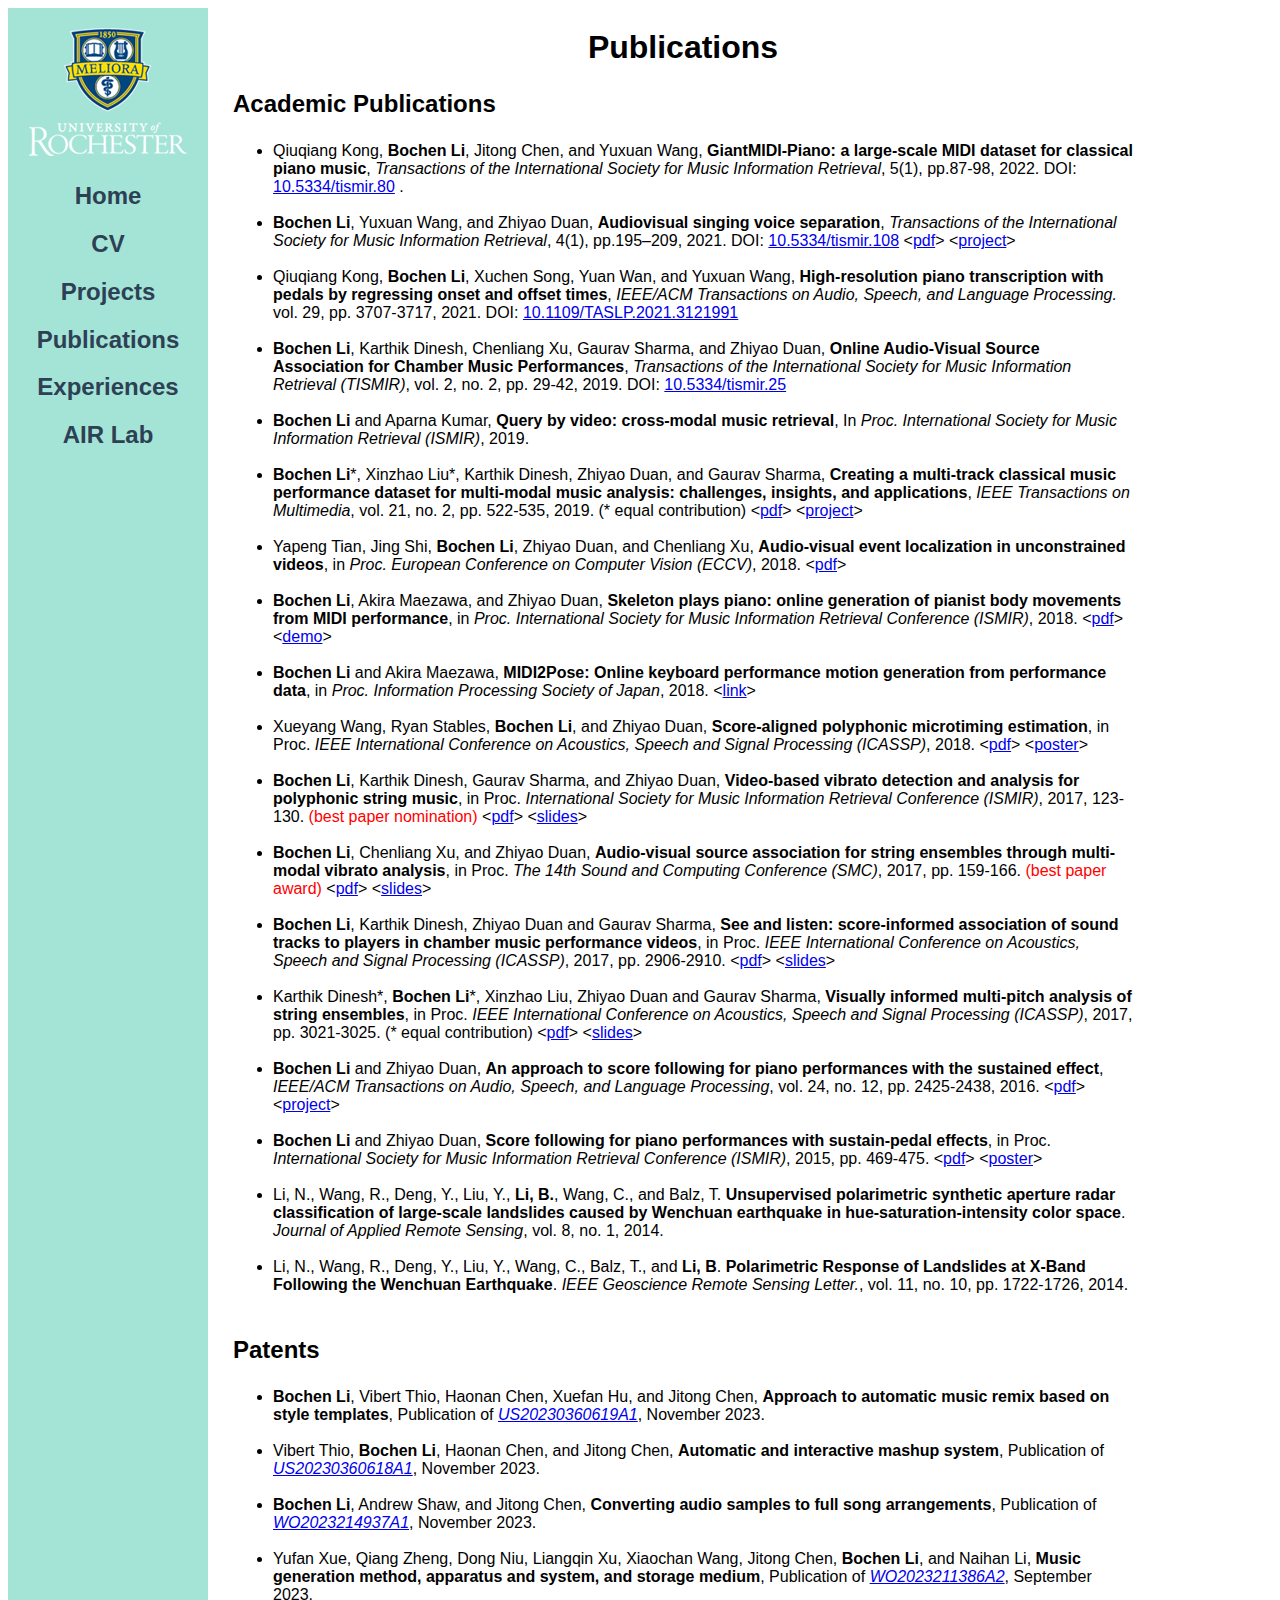
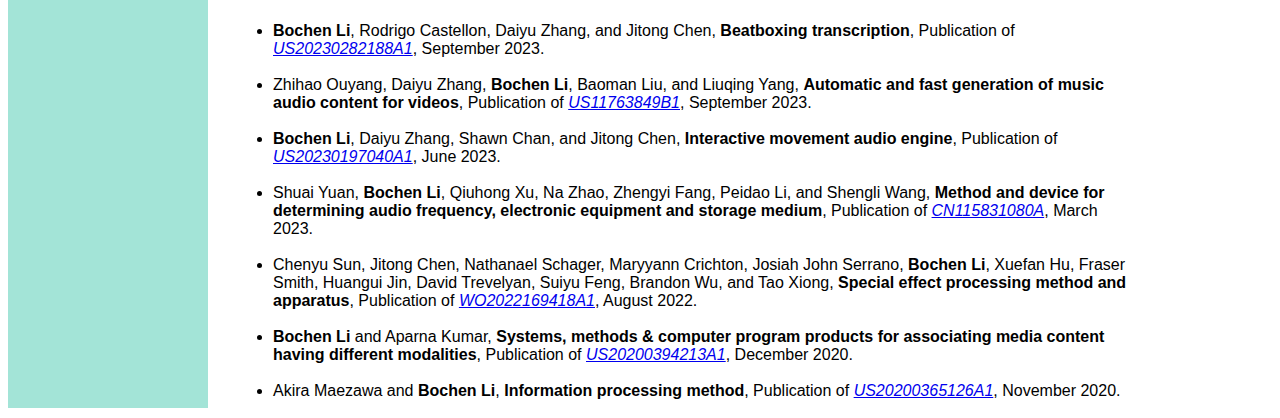
<file: publication.html>
<!DOCTYPE html>
<html>

<head>
	<link rel="stylesheet" type="text/css" href="style.css" />
	<title>Bochen Li</title>
    <meta http-equiv="content-type" content="text/html; charset=UTF-8">
    <meta name="author" content="Bochen Li">
</head>

<body>
<div id="container"; style="height=2000px; width:1500px; float:center;">
    <div id="menu"; style="background-color:#A3E4D7 ;height:2000px;width:200px;float:left;">
		<h2><a href="http://www.rochester.edu/"><img src="resource/rochester-logo.png"></a></h2>
        <a href="index.html", style="text-decoration:none"><h2 class="menu">Home</h2></a>
        <a href="resource/CV_BochenLi.pdf", style="text-decoration:none" target="_blank"><h2 class="menu">CV</h2></a>
        <a href="project.html", style="text-decoration:none"><h2 class="menu">Projects</h2></a>
        <a href="publication.html", style="text-decoration:none"><h2 class="menu">Publications</h2></a>
        <a href="experience.html", style="text-decoration:none"><h2 class="menu">Experiences</h2></a>
        <a href="http://www.ece.rochester.edu/projects/air/index.html", style="text-decoration:none"><h2 class="menu">AIR Lab</h2></a>
        
<!--        <a href="resource/Research.html", style="text-decoration:none"><h2 class="menu">Research</h2></a>
        <a href="resource/Publications.html", style="text-decoration:none"><h2 class="menu">Publications</h2></a>
        <a href="resource/Resources.html", style="text-decoration:none"><h2 class="menu">Resources</h2></a>
        <a href="http://www.ece.rochester.edu/projects/air/index.html", style="text-decoration:none"><h2 class="menu">AIR Lab</h2></a>-->
    </div>
    
    <div id="content"; style="background-color:#FFFFFF;height:900px;width:900px;float:left;">
		
        
        <div id="container"; class="padded"; style="width:900px; float:center;">

            <h1>Publications</h1>
            
            <h3> Academic Publications </h3>

            <ul>


            <!-- <li> 
                Kin Wai Cheuk, Keunwoo Choi, Qiuqiang Kong, <strong>Bochen Li</strong>, Minz Won, Amy Hung, Ju-Chiang Wang, and Dorien Herremans, 
                <strong>Jointist: Joint Learning for Multi-instrument Transcription and Its Applications</strong>, 
                <em>arXiv preprint</em>. 
                DOI: <a href = "http://doi.org/10.48550/arXiv.2206.10805">http://doi.org/10.48550/arXiv.2206.10805</a>   .
            </li>
            <br> -->


            <li> 
                Qiuqiang Kong, <strong>Bochen Li</strong>, Jitong Chen, and Yuxuan Wang, 
                <strong>GiantMIDI-Piano: a large-scale MIDI dataset for classical piano music</strong>, 
                <em>Transactions of the International Society for Music Information Retrieval</em>, 5(1), pp.87-98, 2022. 
                DOI: <a href = "http://doi.org/10.5334/tismir.80">10.5334/tismir.80</a>   .
            </li>
            <br>


            <li> 
            <strong>Bochen Li</strong>, Yuxuan Wang, and Zhiyao Duan, 
            <strong>Audiovisual singing voice separation</strong>, 
            <em>Transactions of the International Society for Music Information Retrieval</em>, 4(1), pp.195–209, 2021. 
            DOI: <a href = "http://doi.org/10.5334/tismir.108">10.5334/tismir.108</a>
            &lt;<a href="../publication/li2021audiovisual.pdf">pdf</a>&gt;
            &lt;<a href = "project/av_singing_separation.html">project</a>&gt;
            </li>
            <br>


            

            <li> 
            Qiuqiang Kong, <strong>Bochen Li</strong>, Xuchen Song, Yuan Wan, and Yuxuan Wang, 
            <strong>High-resolution piano transcription with pedals by regressing onset and offset times</strong>, 
            <em>IEEE/ACM Transactions on Audio, Speech, and Language Processing.</em> vol. 29, pp. 3707-3717, 2021. 
            DOI: <a href="https://ieeexplore.ieee.org/document/9585550">10.1109/TASLP.2021.3121991</a>
            </li>
            <br>



            <li> 
            <strong>Bochen Li</strong>, Karthik Dinesh, Chenliang Xu, Gaurav Sharma, and Zhiyao Duan, 
            <strong>Online Audio-Visual Source Association for Chamber Music Performances</strong>, 
            <em>Transactions of the International Society for Music Information Retrieval (TISMIR)</em>, vol. 2, no. 2, pp. 29-42, 2019.
            DOI: <a href="http://doi.org/10.5334/tismir.25">10.5334/tismir.25</a>
            </li> 
            <br>





            <li> 
                <strong>Bochen Li</strong> and Aparna Kumar, <strong>Query by video: cross-modal music retrieval</strong>, In <em> Proc. International Society for Music Information Retrieval (ISMIR)</em>, 2019.
            </li> 
            <br>


            <li> 
            <strong>Bochen Li</strong>*, Xinzhao Liu*, Karthik Dinesh, Zhiyao Duan, and Gaurav Sharma, <strong>Creating a multi-track classical music performance dataset for multi-modal music analysis: challenges, insights, and applications</strong>, <em>IEEE Transactions on Multimedia</em>, vol. 21, no. 2, pp. 522-535, 2019. (* equal contribution)    
            &lt;<a href="publication/li2018creating.pdf">pdf</a>&gt;
            &lt;<a href="http://www.ece.rochester.edu/projects/air/projects/URMP.html">project</a>&gt;
            </li> 
            <br>

              
            <li> 
            Yapeng Tian, Jing Shi, <strong>Bochen Li</strong>, Zhiyao Duan, and Chenliang Xu, <strong>Audio-visual event localization in unconstrained videos</strong>, in <em>Proc. European Conference on Computer Vision (ECCV)</em>, 2018.   
            &lt;<a href="publication/tian2018audiov.pdf">pdf</a>&gt; 
            </li> 
            <br>
            
            <li> 
            <strong>Bochen Li</strong>, Akira Maezawa, and Zhiyao Duan, <strong>Skeleton plays piano: online generation of pianist body movements from MIDI performance</strong>, in <em> Proc. International Society for Music Information Retrieval Conference (ISMIR)</em>, 2018.
            &lt;<a href="publication/li2018pianist.pdf">pdf</a>&gt;
            &lt;<a href="http://www.ece.rochester.edu/projects/air/projects/skeletonpianist.html">demo</a>&gt;
            </li>
            <br>

            <li> 
            <strong>Bochen Li</strong> and Akira Maezawa, <strong>MIDI2Pose: Online keyboard performance motion generation from performance data</strong>, in <em>Proc. Information Processing Society of Japan</em>, 2018.
            &lt;<a href="https://ipsj.ixsq.nii.ac.jp/ej/index.php?active_action=repository_view_main_item_detail&page_id=13&block_id=8&item_id=185803&item_no=1">link</a>&gt;
            </li>
            <br>

            <li>
            Xueyang Wang, Ryan Stables, <strong>Bochen Li</strong>, and Zhiyao Duan, <strong>Score-aligned polyphonic microtiming estimation</strong>, in Proc. <em>IEEE International Conference on Acoustics, Speech and Signal Processing (ICASSP)</em>, 2018.   
            &lt;<a href="publication/wang2018score.pdf">pdf</a>&gt;
            &lt;<a href="publication/wang2018score_poster.pdf">poster</a>&gt;
            </li> 
            <br>

            <li>
            <strong>Bochen Li</strong>, Karthik Dinesh, Gaurav Sharma, and Zhiyao Duan, <strong>Video-based vibrato detection and analysis for polyphonic string music</strong>, in Proc. <em>International Society for Music Information Retrieval Conference (ISMIR)</em>, 2017, 123-130. <font color="red">(best paper nomination)</font> 
            &lt;<a href="publication/li2017video.pdf">pdf</a>&gt; 
            &lt;<a href="publication/li2017video_slides.pdf">slides</a>&gt;  
            </li>
            <br>
            
            <li>
            <strong>Bochen Li</strong>, Chenliang Xu, and Zhiyao Duan, <strong>Audio-visual source association for string ensembles through multi-modal vibrato analysis</strong>, in Proc. <em>The 14th Sound and Computing Conference (SMC)</em>, 2017, pp. 159-166. <font color="red">(best paper award)</font> 
            &lt;<a href="publication/li2017audiovisual.pdf">pdf</a>&gt; 
            &lt;<a href="publication/li2017audiovisual_slides.pdf">slides</a>&gt; 
            </li>
            <br>
            
            <li>
            <strong>Bochen Li</strong>, Karthik Dinesh, Zhiyao Duan and Gaurav Sharma, <strong>See and listen: score-informed association of sound tracks to players in chamber music performance videos</strong>, in Proc. <em>IEEE International Conference on Acoustics, Speech and Signal Processing (ICASSP)</em>, 2017, pp. 2906-2910. 
            &lt;<a href="publication/li2017see.pdf">pdf</a>&gt; 
            &lt;<a href="publication/li2017see_slides.pdf">slides</a>&gt;   
            </li>
            <br>
                
            <li> 
            Karthik Dinesh*, <strong>Bochen Li</strong>*, Xinzhao Liu, Zhiyao Duan and Gaurav Sharma, <strong>Visually informed multi-pitch analysis of string ensembles</strong>, in Proc. <em>IEEE International Conference on Acoustics, Speech and Signal Processing (ICASSP)</em>, 2017, pp. 3021-3025. (* equal contribution)  
            &lt;<a href="publication/dinesh2017visually.pdf">pdf</a>&gt;  
            &lt;<a href="publication/dinesh2017visually_slides.pdf">slides</a>&gt;   
            </li>
            <br>

            <li> 
            <strong>Bochen Li</strong> and Zhiyao Duan, <strong>An approach to score following for piano performances with the sustained effect</strong>, <em>IEEE/ACM Transactions on Audio, Speech, and Language Processing</em>, vol. 24, no. 12, pp. 2425-2438, 2016. 
            &lt;<a href="publication/li2016AnApproach.pdf">pdf</a>&gt;  
            &lt;<a href="http://www.ece.rochester.edu/projects/air/projects/scorefollowing.html">project</a>&gt; 
            </li>
            <br>
            
            <li> 
            <strong>Bochen Li</strong> and Zhiyao Duan, <strong>Score following for piano performances with sustain-pedal effects</strong>, in Proc. <em>International Society for Music Information Retrieval Conference (ISMIR)</em>, 2015, pp. 469-475.   
            &lt;<a href="publication/li2015score.pdf">pdf</a>&gt;  
            &lt;<a href="publication/li2015score_poster.pdf">poster</a>&gt;   
            </li>
            <br>

            <li> 
            Li, N., Wang, R., Deng, Y., Liu, Y., <strong>Li, B.</strong>, Wang, C., and Balz, T. <strong>Unsupervised polarimetric synthetic aperture radar classification of large-scale landslides caused by Wenchuan earthquake in hue-saturation-intensity color space</strong>. <em>Journal of Applied Remote Sensing</em>, vol. 8, no. 1, 2014.
            </li>
            <br>

            <li> 
            Li, N., Wang, R., Deng, Y., Liu, Y., Wang, C., Balz, T., and <strong>Li, B</strong>. <strong>Polarimetric Response of Landslides at X-Band Following the Wenchuan Earthquake</strong>. <em>IEEE Geoscience Remote Sensing Letter.</em>, vol. 11, no. 10, pp. 1722-1726, 2014.
            </li>
            <br>

        </ul>

        <h3> Patents </h3>



            <ul>


                <li> 
                    <strong>Bochen Li</strong>, Vibert Thio, Haonan Chen, Xuefan Hu, and Jitong Chen, 
                    <strong>Approach to automatic music remix based on style templates</strong>, 
                    Publication of <a href="https://patents.google.com/patent/US20230360619A1"><em>US20230360619A1</em></a>, 
                    November 2023.
                </li> 
                <br>

                <li> 
                    Vibert Thio, <strong>Bochen Li</strong>, Haonan Chen, and Jitong Chen, 
                    <strong>Automatic and interactive mashup system</strong>, 
                    Publication of <a href="https://patents.google.com/patent/US20230360618A1"><em>US20230360618A1</em></a>, 
                    November 2023.
                </li> 
                <br>

                <li> 
                    <strong>Bochen Li</strong>, Andrew Shaw, and Jitong Chen, 
                    <strong>Converting audio samples to full song arrangements</strong>, 
                    Publication of <a href="https://patents.google.com/patent/WO2023214937A1"><em>WO2023214937A1</em></a>, 
                    November 2023.
                </li> 
                <br>

                <li> 
                    Yufan Xue, Qiang Zheng, Dong Niu, Liangqin Xu, Xiaochan Wang, Jitong Chen, <strong>Bochen Li</strong>, and Naihan Li, 
                    <strong>Music generation method, apparatus and system, and storage medium</strong>, 
                    Publication of <a href="https://patents.google.com/patent/WO2023211386A2"><em>WO2023211386A2</em></a>, 
                    September 2023.
                </li> 
                <br>


                <li> 
                    <strong>Bochen Li</strong>, Rodrigo Castellon, Daiyu Zhang, and Jitong Chen, 
                    <strong>Beatboxing transcription</strong>, 
                    Publication of <a href="https://patents.google.com/patent/US20230282188A1"><em>US20230282188A1</em></a>, 
                    September 2023.
                </li> 
                <br>


                <li> 
                    Zhihao Ouyang, Daiyu Zhang, <strong>Bochen Li</strong>, Baoman Liu, and Liuqing Yang, 
                    <strong>Automatic and fast generation of music audio content for videos</strong>, 
                    Publication of <a href="https://patents.google.com/patent/US11763849B1"><em>US11763849B1</em></a>, 
                    September 2023.
                </li> 
                <br>


                <li> 
                    <strong>Bochen Li</strong>, Daiyu Zhang, Shawn Chan, and Jitong Chen, 
                    <strong>Interactive movement audio engine</strong>, 
                    Publication of <a href="https://patents.google.com/patent/US20230197040A1"><em>US20230197040A1</em></a>, 
                    June 2023.
                </li> 
                <br>


                <li> 
                    Shuai Yuan, <strong>Bochen Li</strong>, Qiuhong Xu, Na Zhao, Zhengyi Fang, Peidao Li, and Shengli Wang,
                    <strong>Method and device for determining audio frequency, electronic equipment and storage medium</strong>, 
                    Publication of <a href="https://patents.google.com/patent/CN115831080A"><em>CN115831080A</em></a>, 
                    March 2023.
                </li> 
                <br>


                <li> 
                    Chenyu Sun, Jitong Chen, Nathanael Schager, Maryyann Crichton, Josiah John Serrano, <strong>Bochen Li</strong>, Xuefan Hu, Fraser Smith, Huangui Jin, David Trevelyan, Suiyu Feng, Brandon Wu, and Tao Xiong, 
                    <strong>Special effect processing method and apparatus</strong>, 
                    Publication of <a href="https://patents.google.com/patent/WO2022169418A1"><em>WO2022169418A1</em></a>, 
                    August 2022.
                </li> 
                <br>

                
                <li> 
                    <strong>Bochen Li</strong> and Aparna Kumar, 
                    <strong>Systems, methods & computer program products for associating media content having different modalities</strong>, 
                    Publication of <a href="https://patents.google.com/patent/US11157542B2"> <em>US20200394213A1</em></a>, 
                    December 2020.
                    </li> 
                <br>


                <li> 
                Akira Maezawa and <strong>Bochen Li</strong>, 
                <strong>Information processing method</strong>, 
                Publication of <a href="https://patents.google.com/patent/US11557269B2"><em>US20200365126A1</em></a>, 
                November 2020.
                </li> 
                <br>

            
                
            </ul>



        </div> 



<!--         <div id="separator"; style="background-color:#FFFFFF;width:900px;float:left;">
        	<img src="resource/space.png" width="450" height="2">
        </div> -->
      
     
    </div>    
</div>



</body>
</html>
</file>
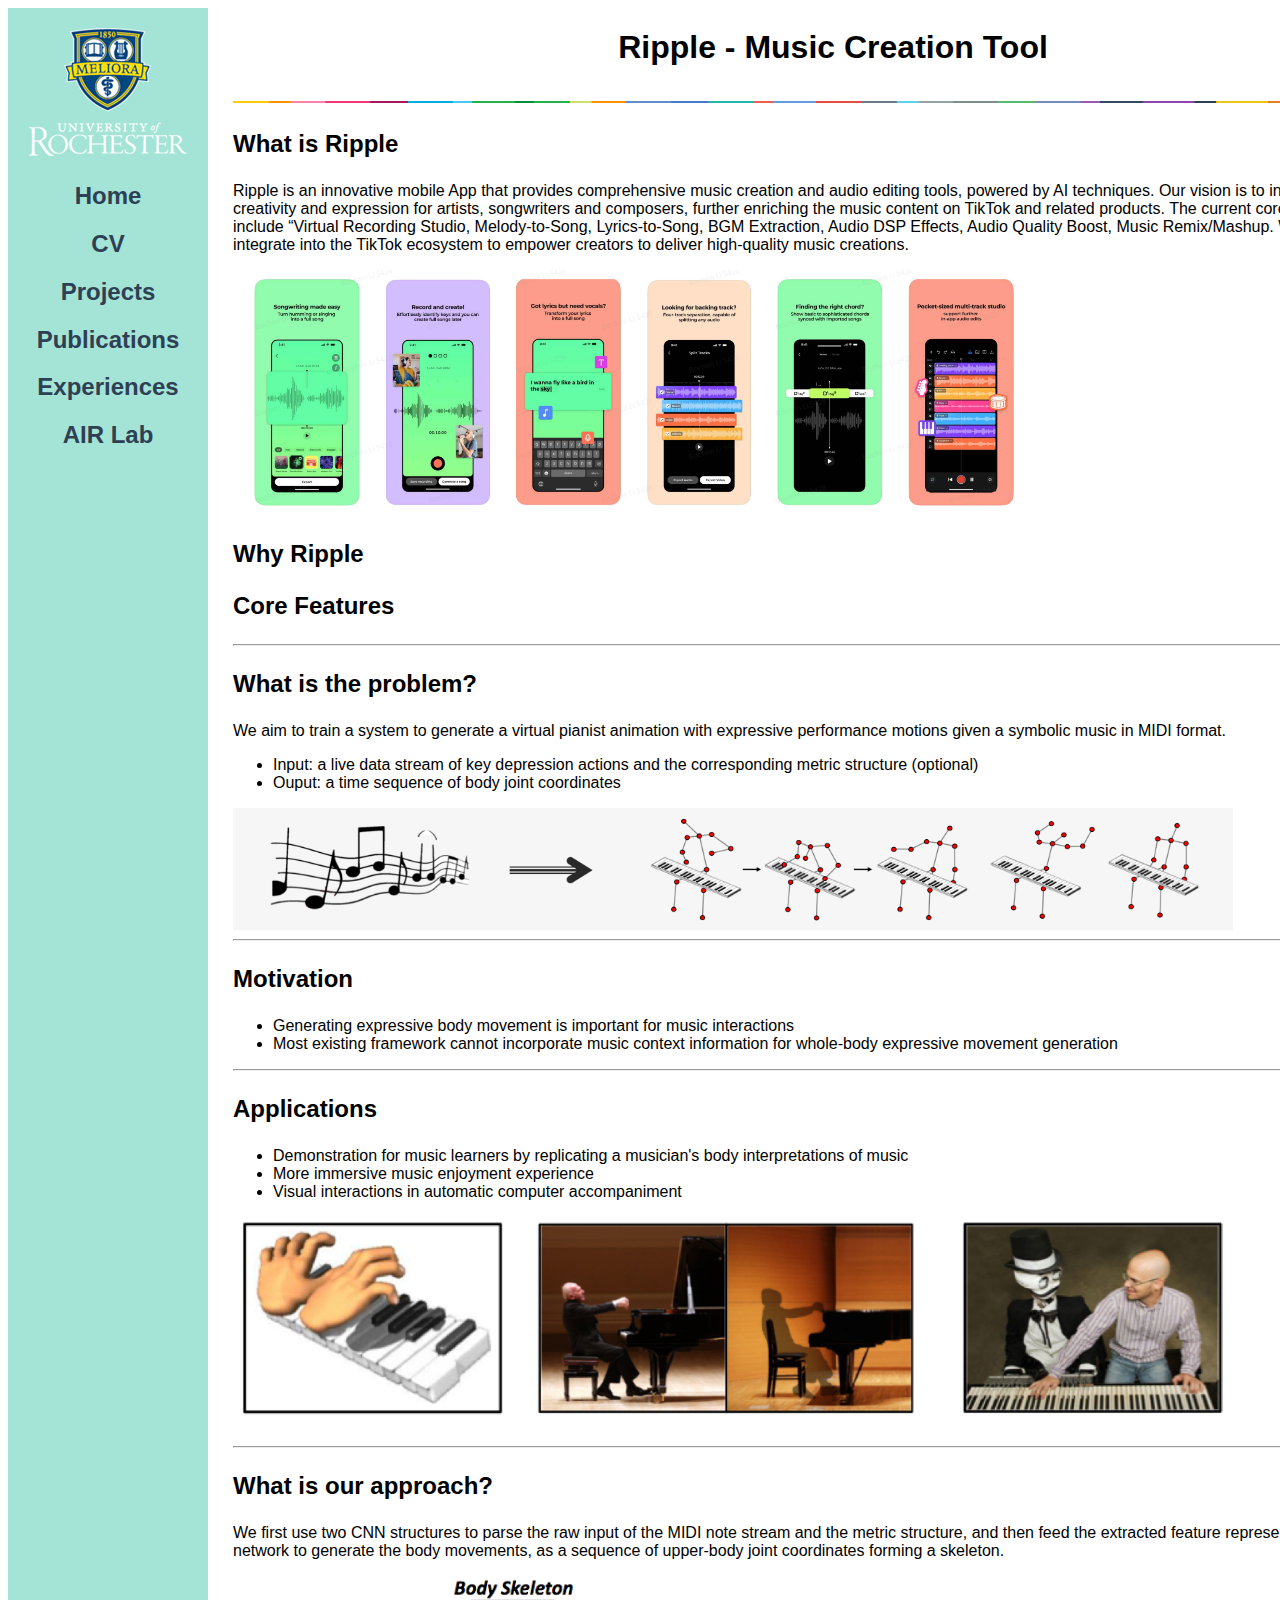
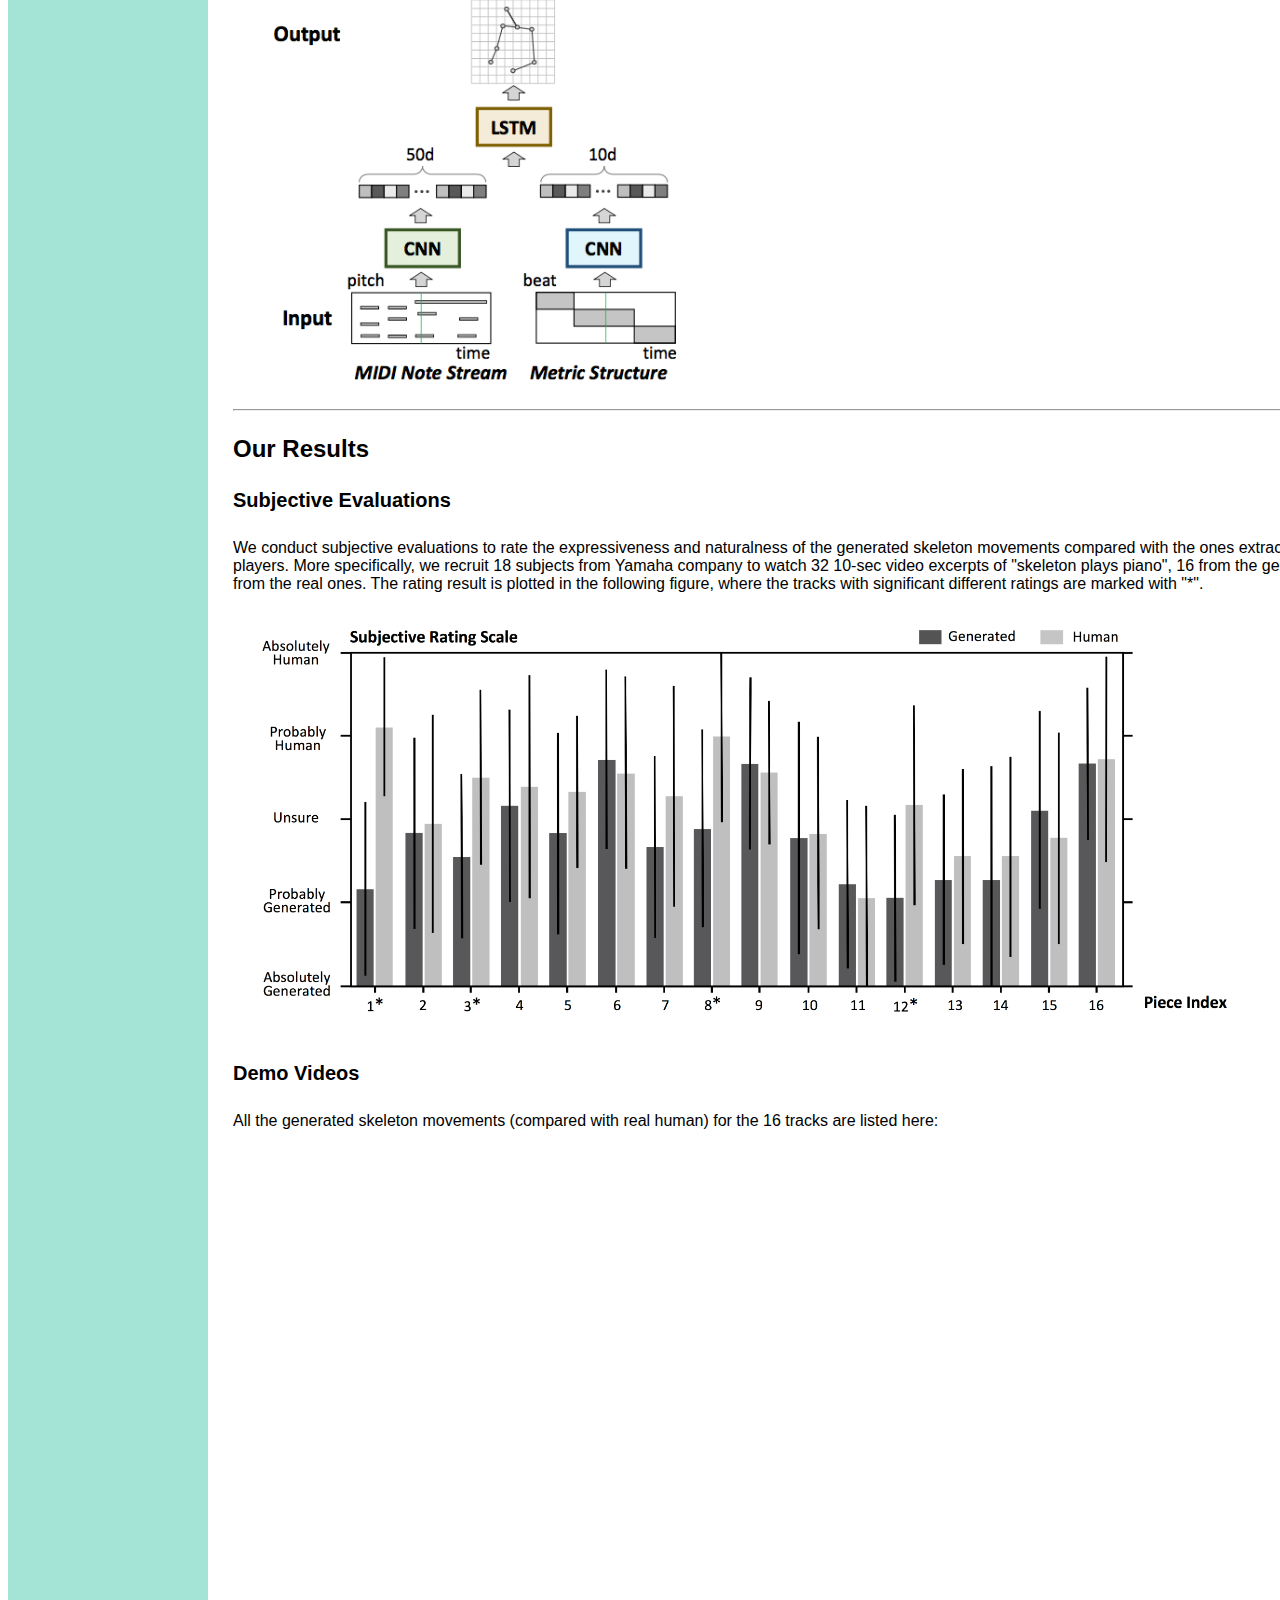
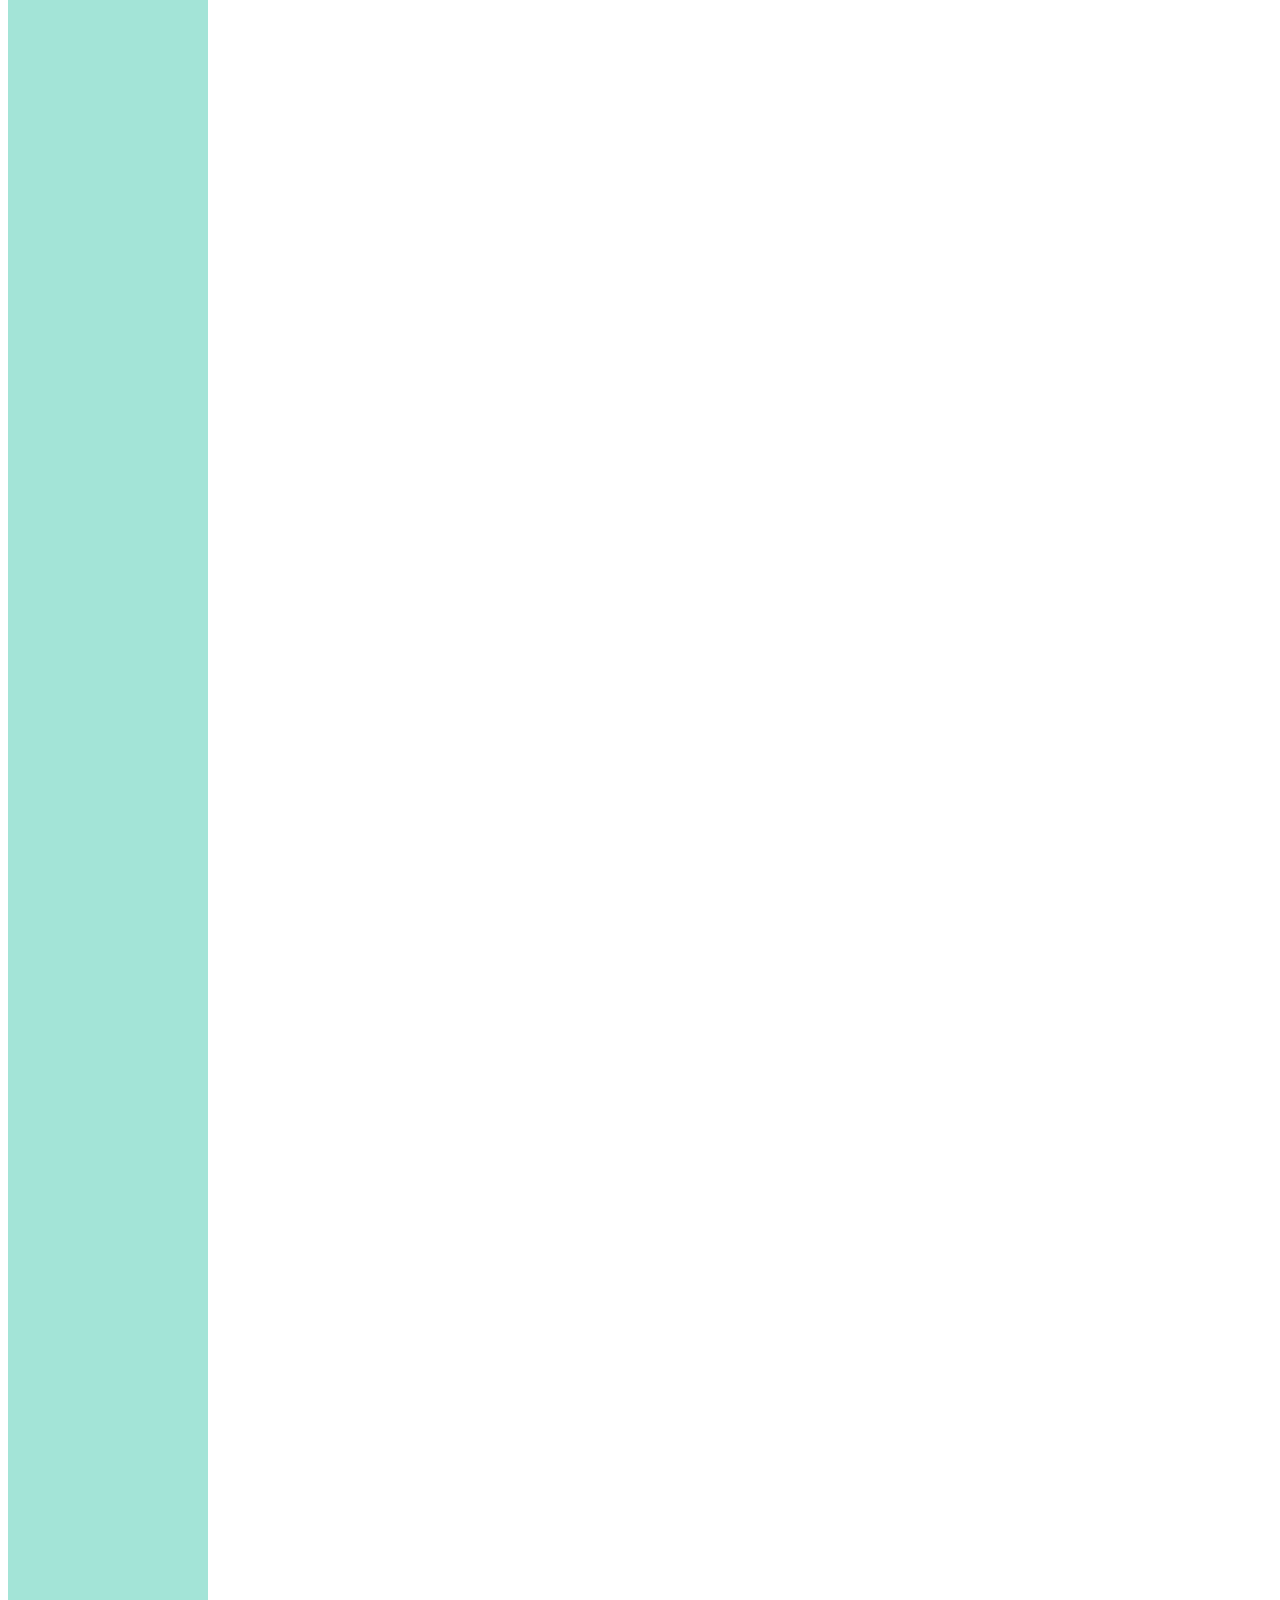
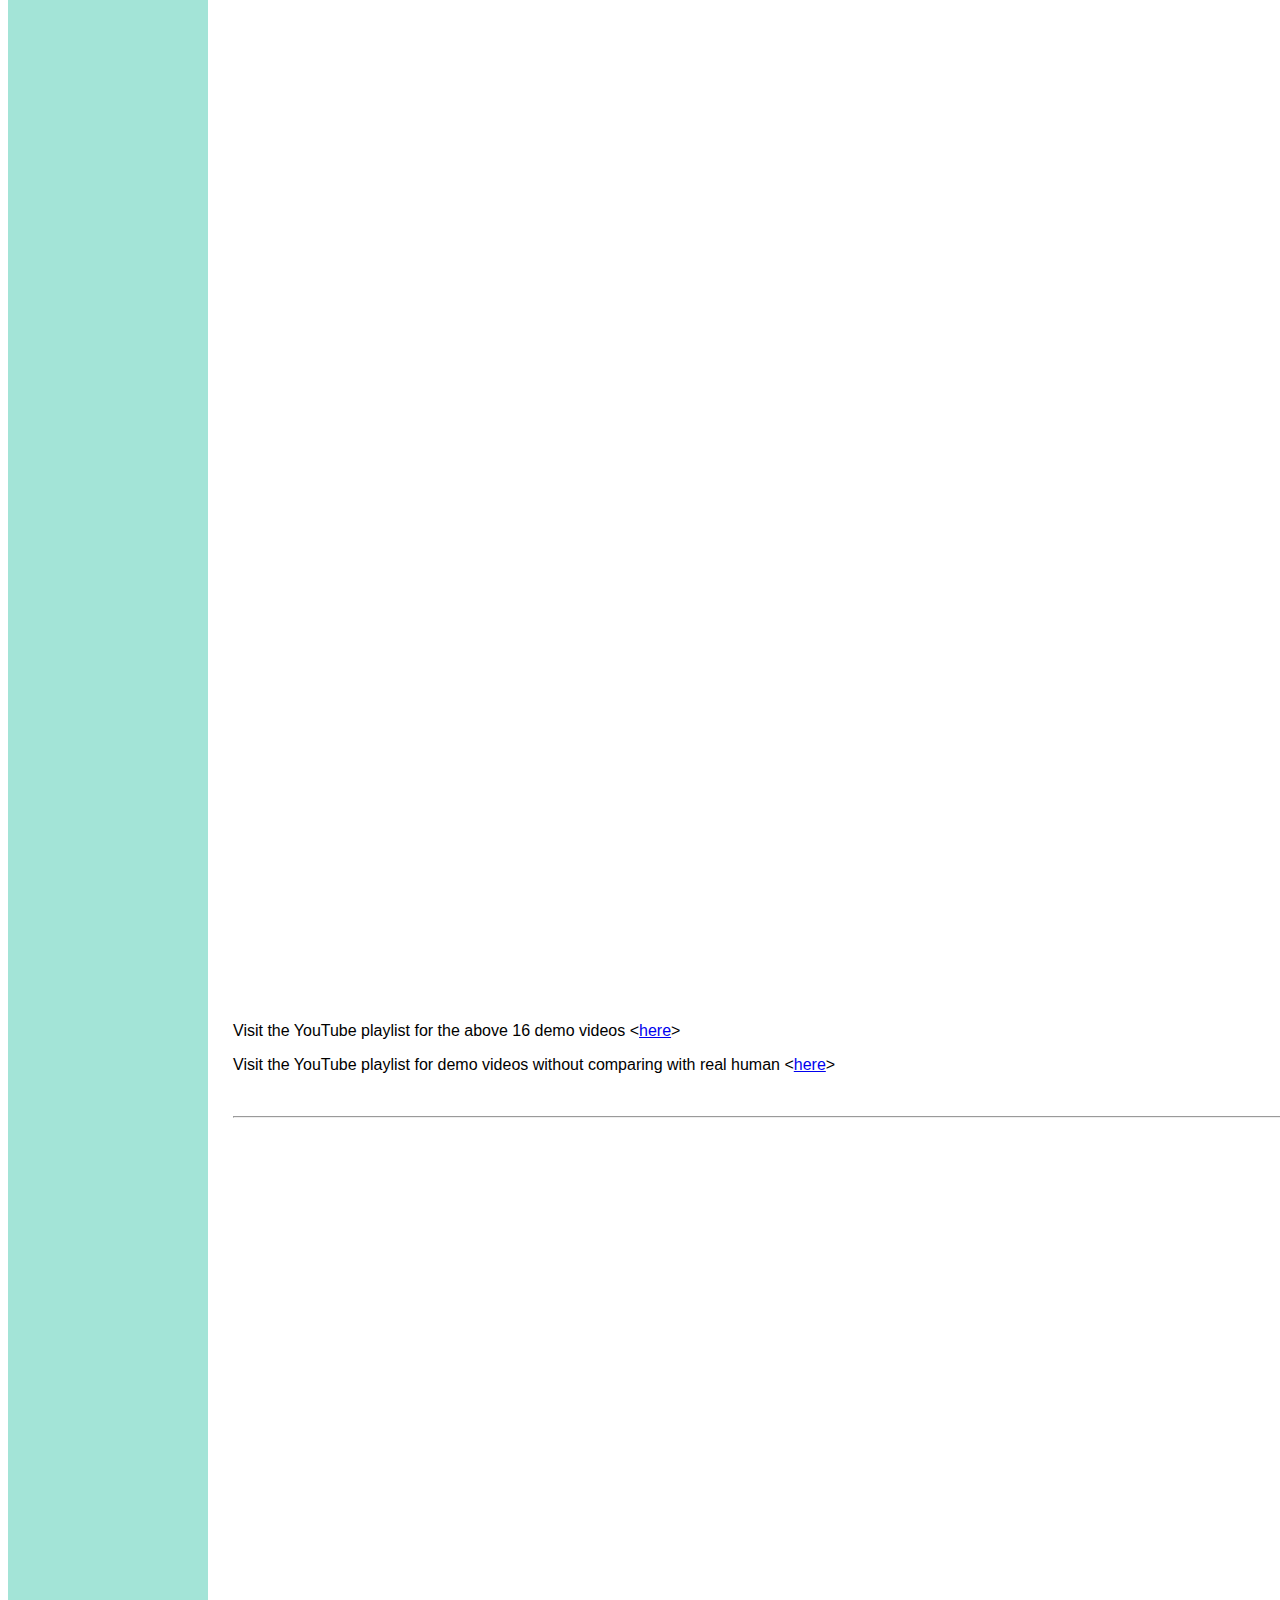
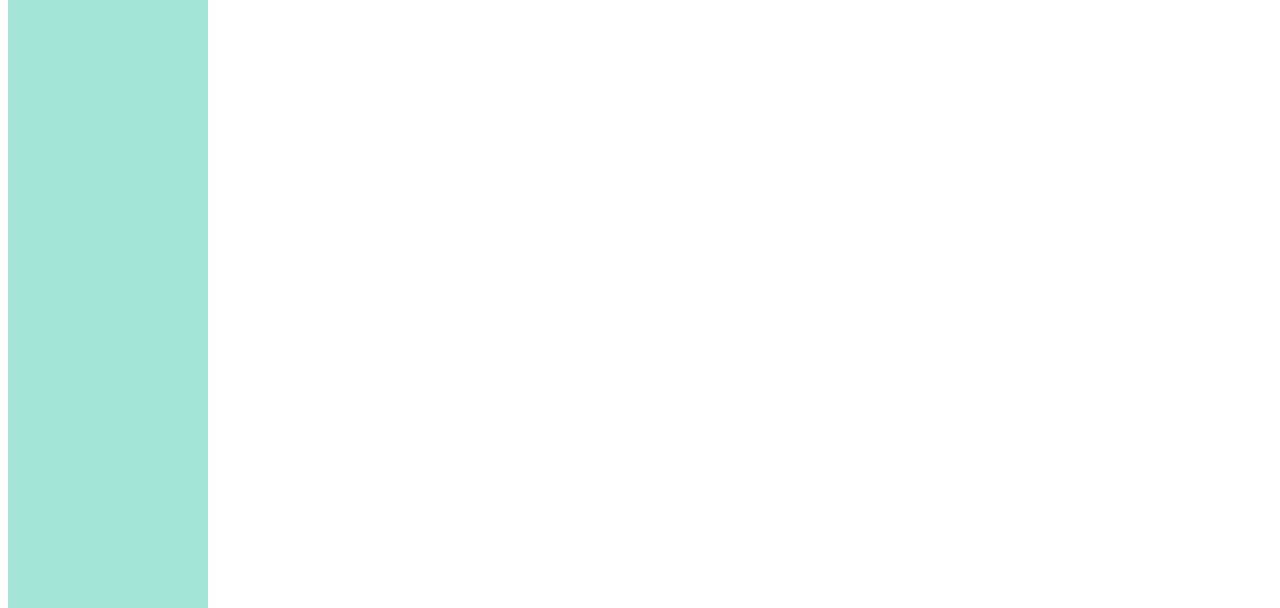
<file: project/ripple.html>
<!DOCTYPE html>
<html>

<head>
  <link rel="stylesheet" type="text/css" href="../style.css" />
  <title>Bochen Li</title>
    <meta http-equiv="content-type" content="text/html; charset=UTF-8">
    <meta name="author" content="Bochen Li">
</head>

<body>
<div id="container"; style="height=2500px; width:1500px; float:center;">
  <div id="menu"; style="background-color:#A3E4D7 ;height:7000px;width:200px;float:left;">
    <h2><a href="http://www.rochester.edu/"><img src="../resource/rochester-logo.png"></a></h2>
        <a href="../index.html", style="text-decoration:none"><h2 class="menu">Home</h2></a>
        <a href="../resource/CV_BochenLi.pdf", style="text-decoration:none" target="_blank"><h2 class="menu">CV</h2></a>
        <a href="../project.html", style="text-decoration:none"><h2 class="menu">Projects</h2></a>
        <a href="../publication.html", style="text-decoration:none"><h2 class="menu">Publications</h2></a>
        <a href="../experience.html", style="text-decoration:none"><h2 class="menu">Experiences</h2></a>
        <a href="http://www.ece.rochester.edu/projects/air/index.html", style="text-decoration:none"><h2 class="menu">AIR Lab</h2></a>

<!--        <a href="resource/Research.html", style="text-decoration:none"><h2 class="menu">Research</h2></a>
        <a href="resource/Publications.html", style="text-decoration:none"><h2 class="menu">Publications</h2></a>
        <a href="resource/Resources.html", style="text-decoration:none"><h2 class="menu">Resources</h2></a>
        <a href="http://www.ece.rochester.edu/projects/air/index.html", style="text-decoration:none"><h2 class="menu">AIR Lab</h2></a>-->
    </div>
    
    <div id="content"; style="background-color:#FFFFFF;height:900px;width:900px;float:left;">
    
        
        <div id="container"; class="padded"; style="width:1200px; float:center;">


          <h1 class="top1">Ripple - Music Creation Tool</h1>


          <img src="divider.png" style="width:1200px;" align="middle">


          <h3>
            What is Ripple
          </h3>

          <p>
            Ripple is an innovative mobile App that provides comprehensive music creation and audio editing tools, powered by AI techniques. Our vision is to inspire musical creativity and expression for artists, songwriters and composers, further enriching the music content on TikTok and related products. The current core functionalities include “Virtual Recording Studio, Melody-to-Song, Lyrics-to-Song, BGM Extraction, Audio DSP Effects, Audio Quality Boost, Music Remix/Mashup. We aim to deeply integrate into the TikTok ecosystem to empower creators to deliver high-quality music creations.
          </p>


          <div id="Imgcen">
            <img src="ripple/preview.png" style="width:800px;" align="middle">
          </div>

          
          <h3>
            Why Ripple
          </h3>

          <h3>
            Core Features
          </h3>
            
          

            <hr>
            <h3>What is the problem? </h3>
            <p> We aim to train a system to generate a virtual pianist animation with expressive performance motions given a symbolic music in MIDI format. </p> 
            <ul>
            <li>Input:  a live data stream of key depression actions and the corresponding metric structure (optional)</li>
            <li>Ouput:  a time sequence of body joint coordinates</li>
            </ul>

            <div id="Imgcen">
            <img src="skeletonpianist/overview.png" style="width:1000px;" align="middle">
            </div>

            <hr>
            <h3>Motivation</h3>
            <ul>
            <li>Generating expressive body movement is important for music interactions</li>
            <li>Most existing framework cannot incorporate music context information for whole-body expressive movement generation</li>
            </ul>
            
            <hr>
            <h3>Applications</h3>
            <ul>
            <li>Demonstration for music learners by replicating a musician's body interpretations of music</li>
            <li>More immersive music enjoyment experience</li>
            <li>Visual interactions in automatic computer accompaniment</li>
            </ul>

            <div id="Imgcen">
              <img src="skeletonpianist/application.png" style="width:1000px;" align="middle">
            </div>
            <br>
    
          <hr>
          <h3>What is our approach?</h3>
          <p>We first use two CNN structures to parse the raw input of the MIDI note stream and the metric structure, and then feed the extracted feature representations to an LSTM network to generate the body movements, as a sequence of upper-body joint coordinates forming a skeleton. </p>


          <div id="Imgcen">
            <img src="skeletonpianist/network.png" style="width:550px;" align="middle">
          </div>
          <br>

          <hr>
          <h3>Our Results</h3>
          <h4>Subjective Evaluations</h4>
          <p>We conduct subjective evaluations to rate the expressiveness and naturalness of the generated skeleton movements compared with the ones extracted from real human players. More specifically, we recruit 18 subjects from Yamaha company to watch 32 10-sec video excerpts of "skeleton plays piano", 16 from the generated ones, and 16 from the real ones. The rating result is plotted in the following figure, where the tracks with significant different ratings are marked with "*". </p>

          <br>
          <div id="Imgcen">
            <img src="skeletonpianist/results.png" style="width:1000px;" align="middle">
          </div>
          <br>


          <h4>Demo Videos</h4>
          
          <p>All the generated skeleton movements (compared with real human) for the 16 tracks are listed here: </p>
          <br>

          <iframe width="560" height="374" src="https://www.youtube.com/embed/yqIBYe1DZyM?rel=0" frameborder="0" allow="autoplay; encrypted-media" allowfullscreen></iframe>
          <iframe width="560" height="374" src="https://www.youtube.com/embed/173gnpjJILQ?rel=0" frameborder="0" allow="autoplay; encrypted-media" allowfullscreen></iframe>


          <iframe width="560" height="374" src="https://www.youtube.com/embed/2FMpVHgr550?rel=0" frameborder="0" allow="autoplay; encrypted-media" allowfullscreen></iframe>
          <iframe width="560" height="374" src="https://www.youtube.com/embed/su1l1g14Th4?rel=0" frameborder="0" allow="autoplay; encrypted-media" allowfullscreen></iframe>
    

          <iframe width="560" height="374" src="https://www.youtube.com/embed/kQwDXmyz934?rel=0" frameborder="0" allow="autoplay; encrypted-media" allowfullscreen></iframe>
          <iframe width="560" height="374" src="https://www.youtube.com/embed/v_B27Jay8Xs?rel=0" frameborder="0" allow="autoplay; encrypted-media" allowfullscreen></iframe>

          <iframe width="560" height="374" src="https://www.youtube.com/embed/7CqdIZwD1pI?rel=0" frameborder="0" allow="autoplay; encrypted-media" allowfullscreen></iframe>
          <iframe width="560" height="374" src="https://www.youtube.com/embed/QT4Twny-PTk?rel=0" frameborder="0" allow="autoplay; encrypted-media" allowfullscreen></iframe>
      


          <iframe width="560" height="374" src="https://www.youtube.com/embed/WB7peTBA-XE?rel=0" frameborder="0" allow="autoplay; encrypted-media" allowfullscreen></iframe>
          <iframe width="560" height="374" src="https://www.youtube.com/embed/JJcwV9cZiUY?rel=0" frameborder="0" allow="autoplay; encrypted-media" allowfullscreen></iframe>



          <iframe width="560" height="374" src="https://www.youtube.com/embed/CfKB--dsp98?rel=0" frameborder="0" allow="autoplay; encrypted-media" allowfullscreen></iframe>
          <iframe width="560" height="374" src="https://www.youtube.com/embed/tsmKAyGkem8?rel=0" frameborder="0" allow="autoplay; encrypted-media" allowfullscreen></iframe>


          <iframe width="560" height="374" src="https://www.youtube.com/embed/6Ks-oLLXZUA?rel=0" frameborder="0" allow="autoplay; encrypted-media" allowfullscreen></iframe>
          <iframe width="560" height="374" src="https://www.youtube.com/embed/A8XCwM9AsVg?rel=0" frameborder="0" allow="autoplay; encrypted-media" allowfullscreen></iframe>


          <iframe width="560" height="374" src="https://www.youtube.com/embed/j7EChv733Ig?rel=0" frameborder="0" allow="autoplay; encrypted-media" allowfullscreen></iframe>
          <iframe width="560" height="374" src="https://www.youtube.com/embed/uEBocyQSJOU?rel=0" frameborder="0" allow="autoplay; encrypted-media" allowfullscreen></iframe>

          <br>
          <br>

          <p>
            Visit the YouTube playlist for the above 16 demo videos
            &lt;<a href="https://www.youtube.com/playlist?list=PLSf9SKAnNHL1je3Cfsx9xho07sWcvJhGV">here</a>&gt;
          </p>

          <p>
            Visit the YouTube playlist for demo videos without comparing with real human
            &lt;<a href="https://www.youtube.com/playlist?list=PLSf9SKAnNHL3KMLHK2OLqRtYSbwGS4nf2">here</a>&gt;
          </p>


          
          <br>
          <hr>

          





        



<!--         <div id="separator"; style="background-color:#FFFFFF;width:900px;float:left;">
          <img src="resource/space.png" width="450" height="2">
        </div> -->
      
     
    </div>    
</div>



</body>
</html>
</file>
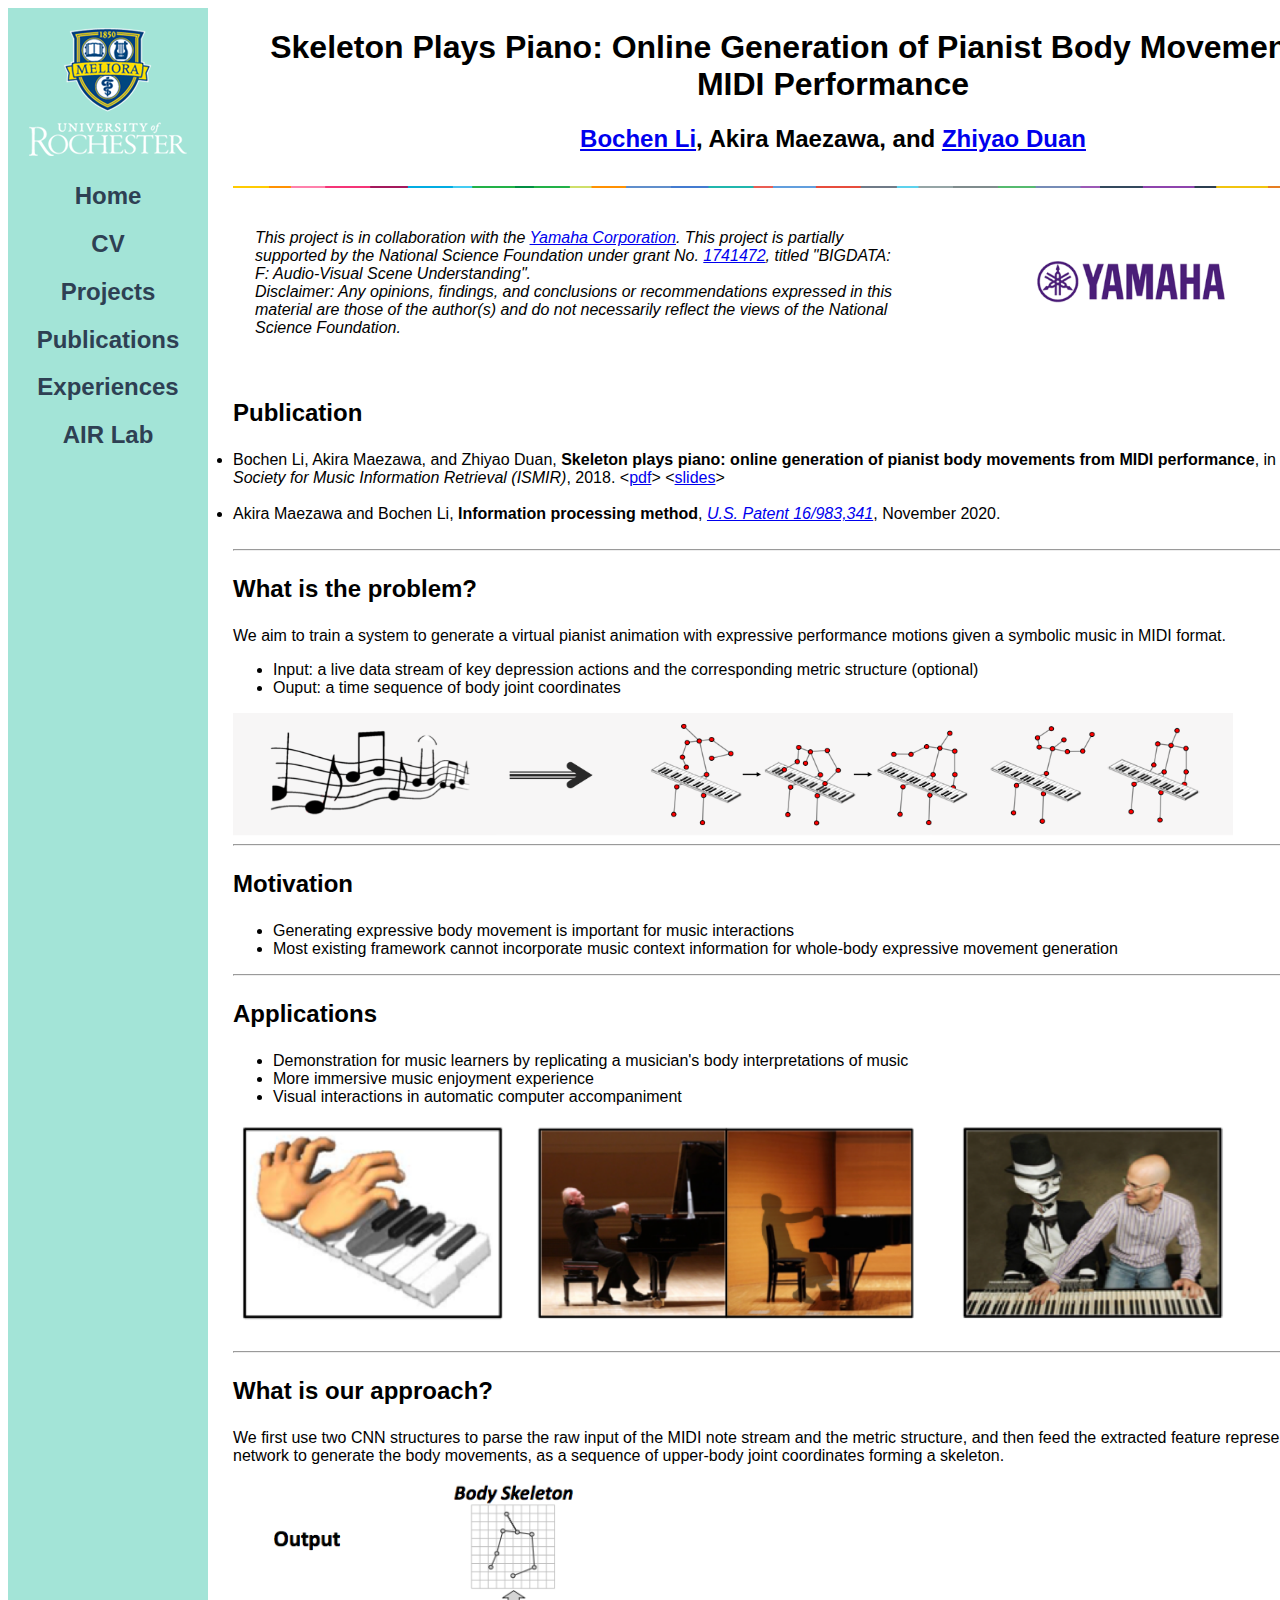
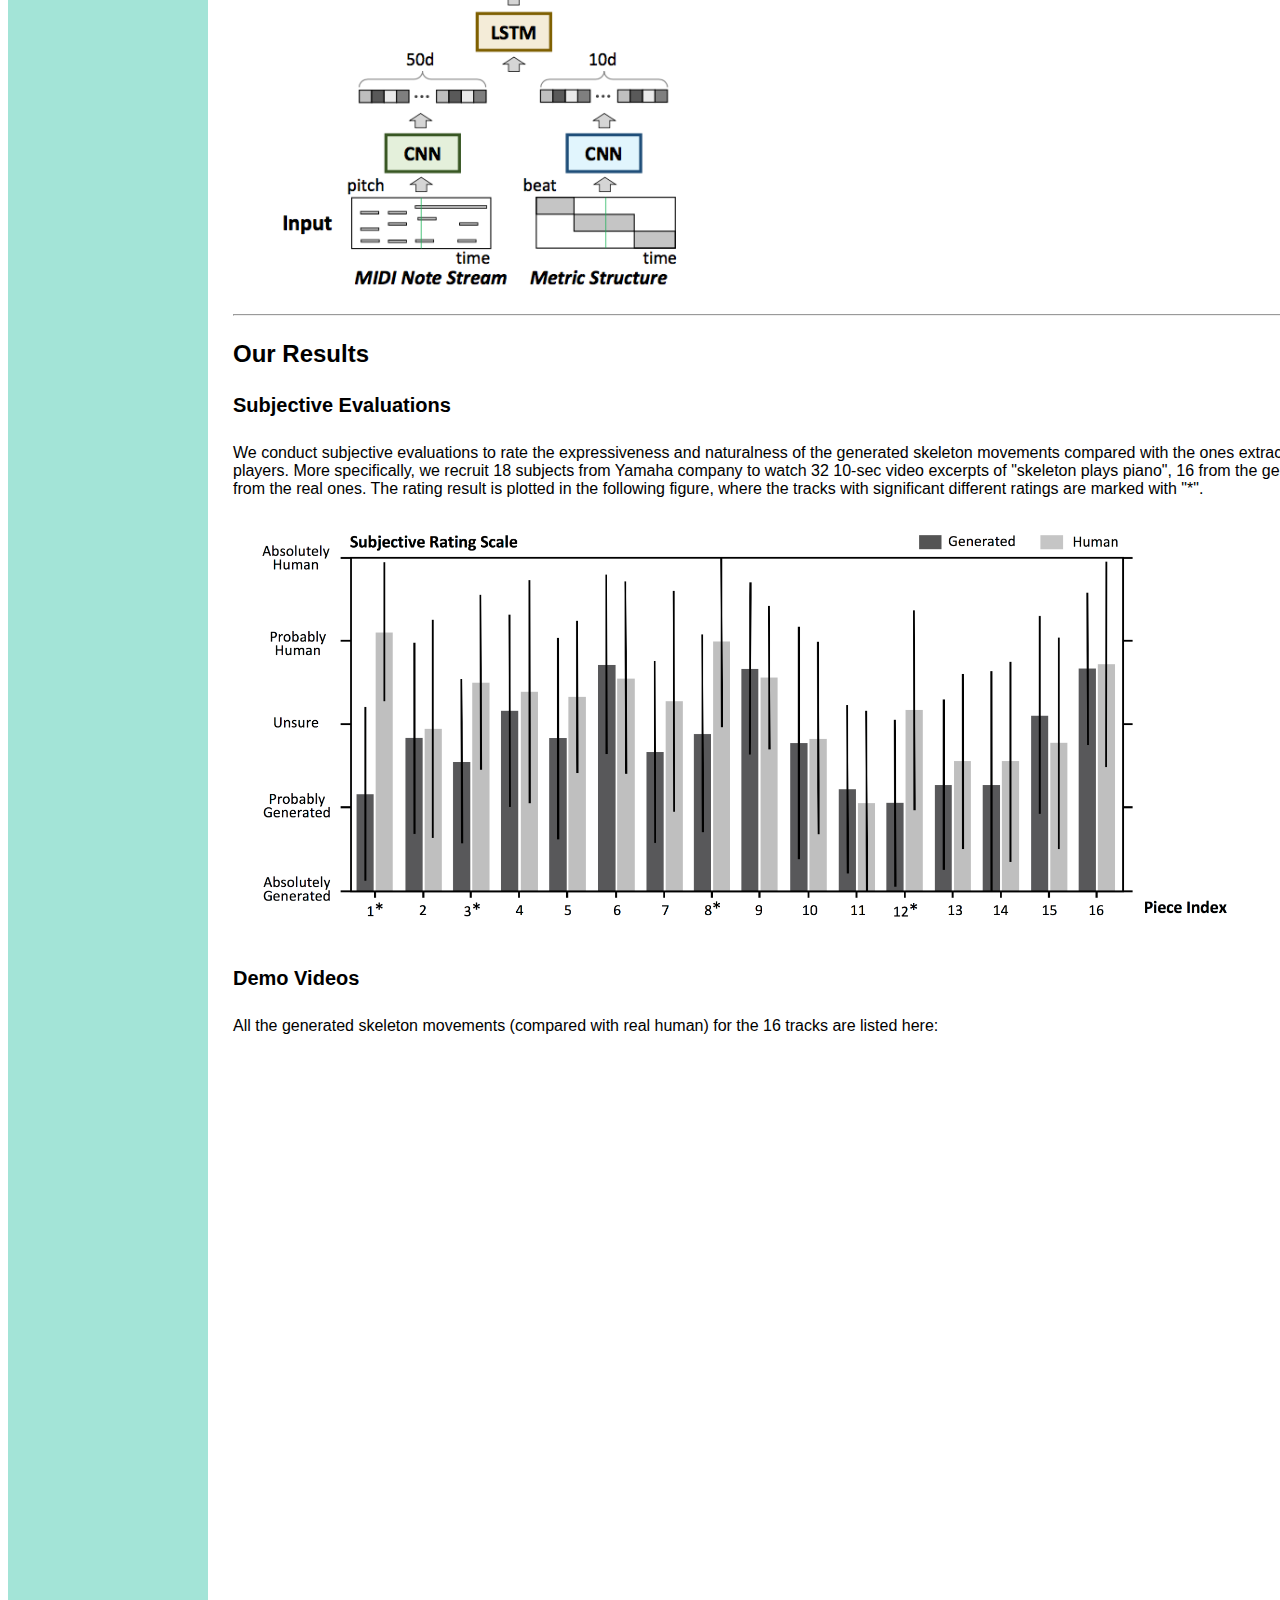
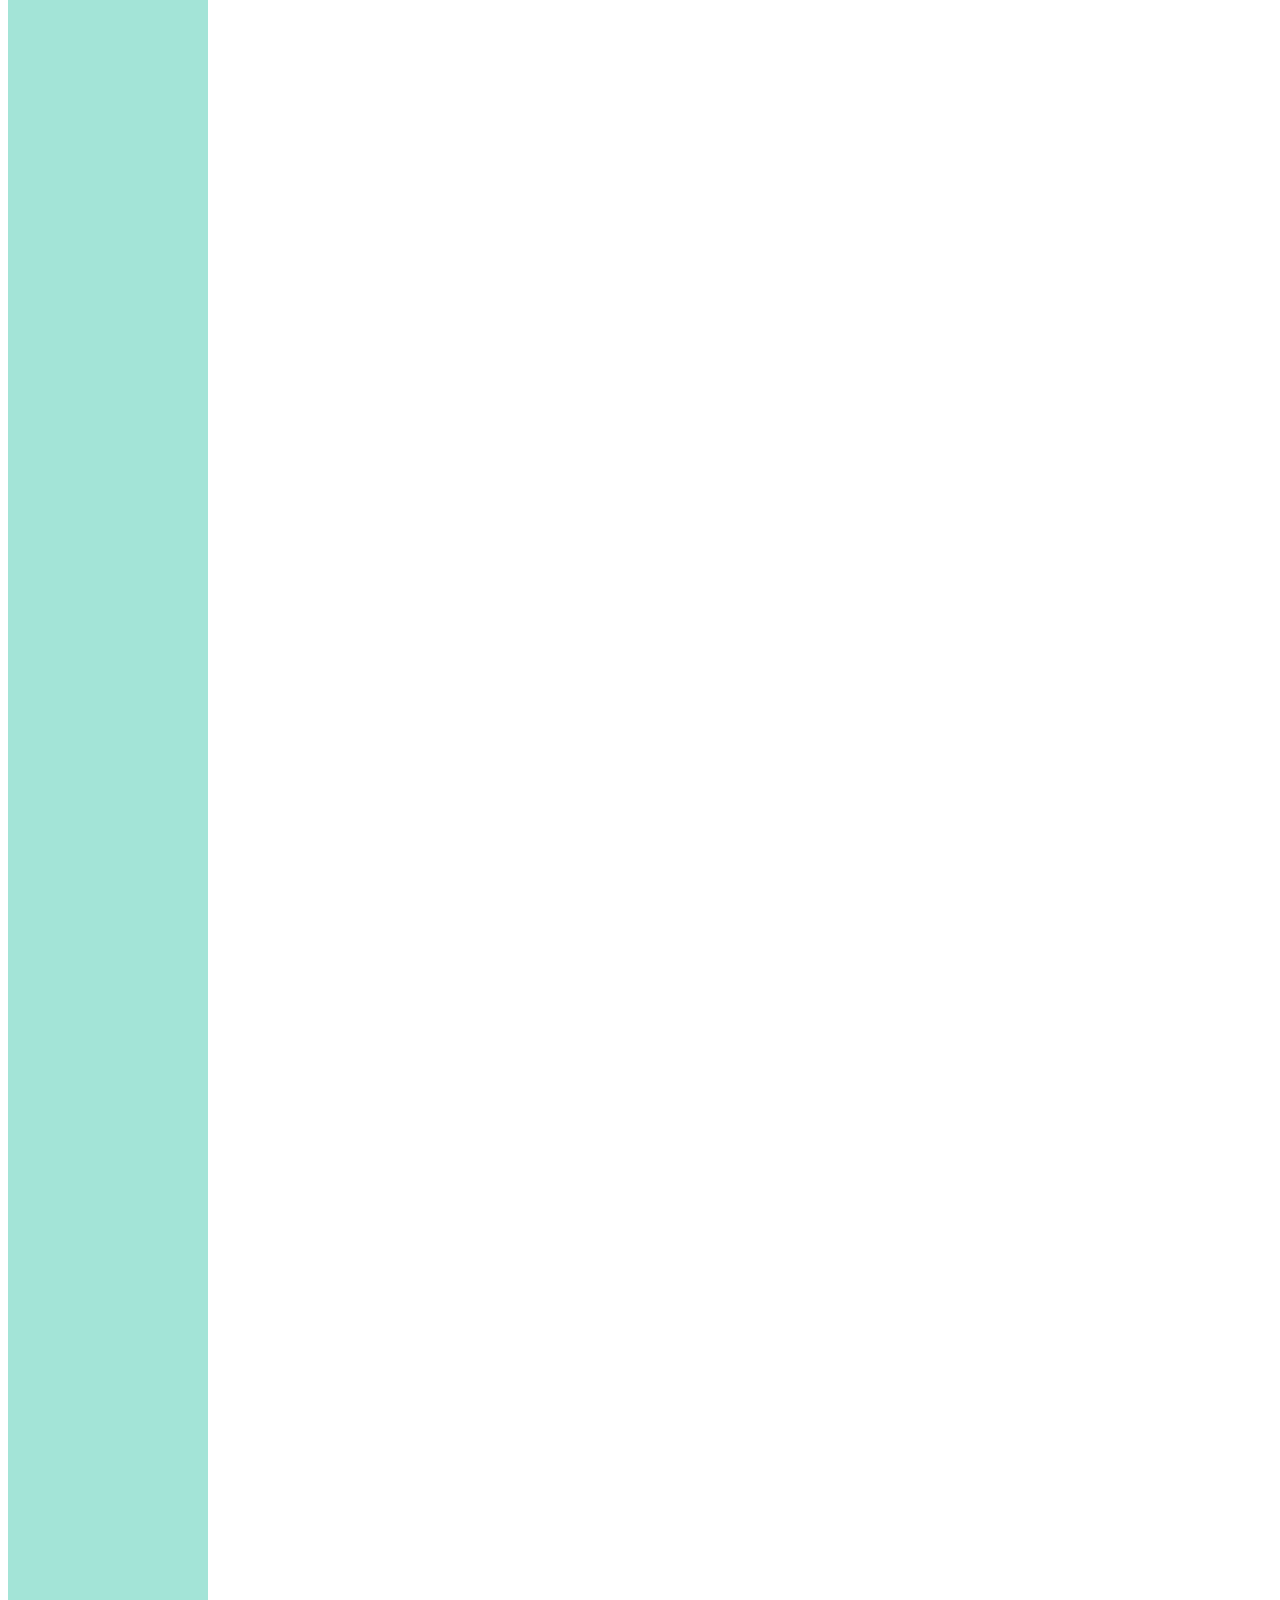
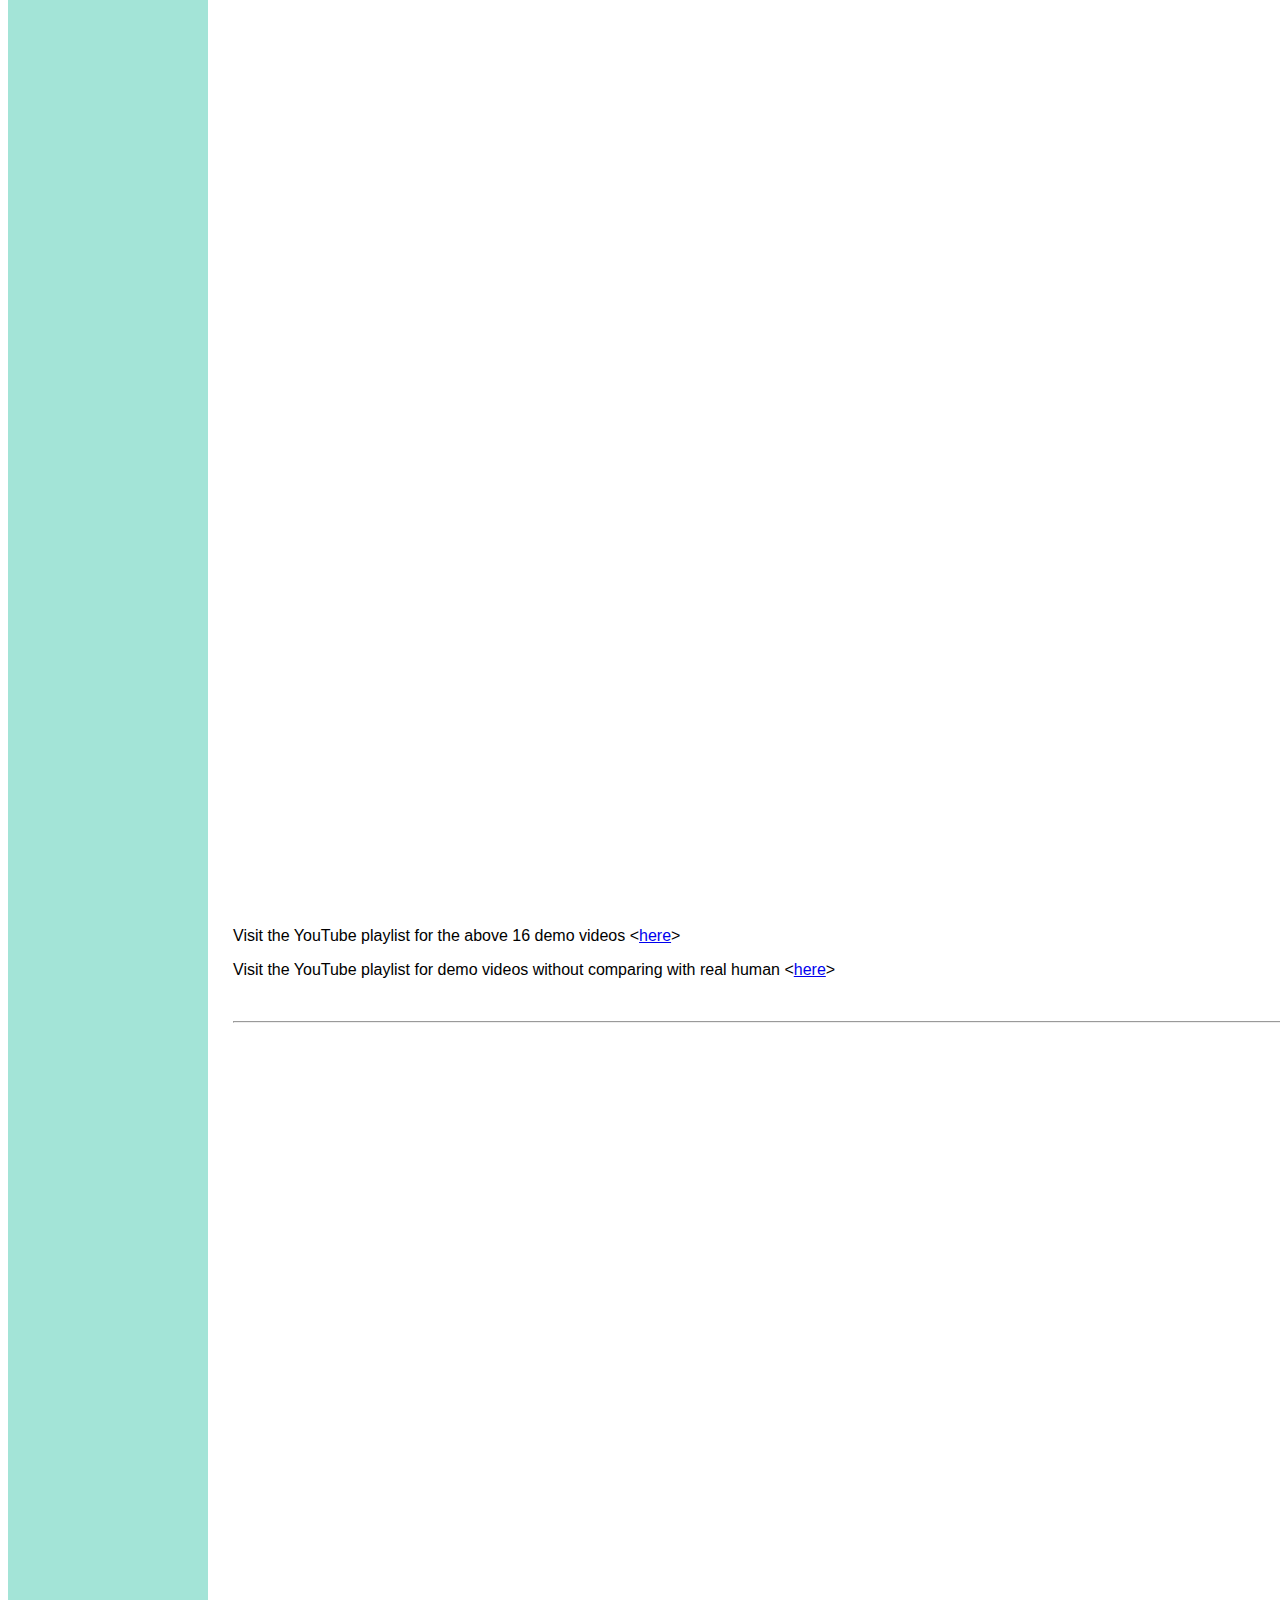
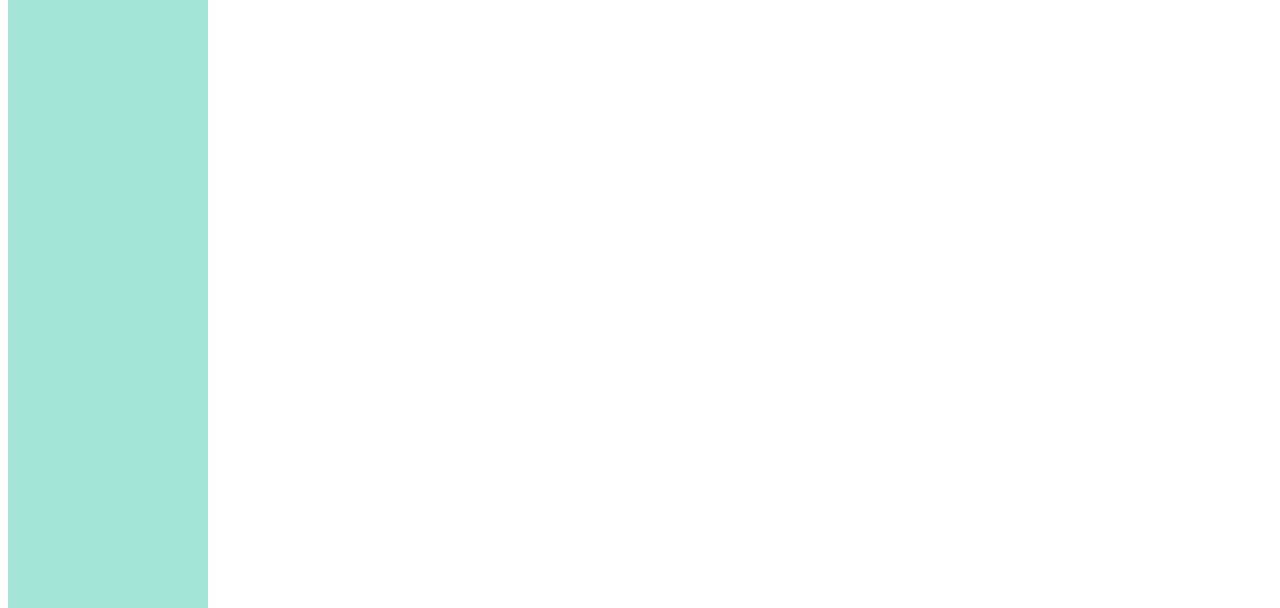
<file: project/skeletonpianist.html>
<!DOCTYPE html>
<html>

<head>
  <link rel="stylesheet" type="text/css" href="../style.css" />
  <title>Bochen Li</title>
    <meta http-equiv="content-type" content="text/html; charset=UTF-8">
    <meta name="author" content="Bochen Li">
</head>

<body>
<div id="container"; style="height=2500px; width:1500px; float:center;">
  <div id="menu"; style="background-color:#A3E4D7 ;height:7000px;width:200px;float:left;">
    <h2><a href="http://www.rochester.edu/"><img src="../resource/rochester-logo.png"></a></h2>
        <a href="../index.html", style="text-decoration:none"><h2 class="menu">Home</h2></a>
        <a href="../resource/CV_BochenLi.pdf", style="text-decoration:none" target="_blank"><h2 class="menu">CV</h2></a>
        <a href="../project.html", style="text-decoration:none"><h2 class="menu">Projects</h2></a>
        <a href="../publication.html", style="text-decoration:none"><h2 class="menu">Publications</h2></a>
        <a href="../experience.html", style="text-decoration:none"><h2 class="menu">Experiences</h2></a>
        <a href="http://www.ece.rochester.edu/projects/air/index.html", style="text-decoration:none"><h2 class="menu">AIR Lab</h2></a>

<!--        <a href="resource/Research.html", style="text-decoration:none"><h2 class="menu">Research</h2></a>
        <a href="resource/Publications.html", style="text-decoration:none"><h2 class="menu">Publications</h2></a>
        <a href="resource/Resources.html", style="text-decoration:none"><h2 class="menu">Resources</h2></a>
        <a href="http://www.ece.rochester.edu/projects/air/index.html", style="text-decoration:none"><h2 class="menu">AIR Lab</h2></a>-->
    </div>
    
    <div id="content"; style="background-color:#FFFFFF;height:900px;width:900px;float:left;">
    
        
        <div id="container"; class="padded"; style="width:1200px; float:center;">


          <h1 class="top1">Skeleton Plays Piano: Online Generation of Pianist Body Movements from MIDI Performance</h1>

          <h2> 
              <a href="https://bochenli.github.io/">Bochen Li</a>, 
              Akira Maezawa, 
              and <a href="http://www.ece.rochester.edu/~zduan">Zhiyao Duan</a>
            </h2>

          <img src="divider.png" style="width:1200px;" align="middle">


            <table cellpadding="20">
            <tr>
            <td width = "800px", align="left">
              <p><em>This project is in collaboration with the 
              <a href = "https://www.yamaha.com/en/">Yamaha Corporation</a>.
              <em>This project is partially supported by the National Science Foundation under grant No. <a href="https://www.nsf.gov/awardsearch/showAward?AWD_ID=1741472">1741472</a>, titled &quot;BIGDATA: F: Audio-Visual Scene Understanding&quot;.</em> <br>
                  <em>Disclaimer: Any opinions, findings, and conclusions or recommendations expressed in this material are those of the author(s) and do not necessarily reflect the views of the National Science Foundation.</em>
            </td>
            
            <td>&nbsp;</td>
            <td width = "250px", align="center"><img u="image" src="../image/logo_Yamaha.png" width="200px" align="right"  />
            <td width = "150px", align="center"><img u="image" src="../image/logo_NSF.png" width="100px" align="right"  /></td>
            </tr>
           
            </table>


            
            
          
          <h3>Publication</h3>

            <li> Bochen Li, Akira Maezawa, and Zhiyao Duan, <strong>Skeleton plays piano: online generation of pianist body movements from MIDI performance</strong>, in Proc. <em>International Society for Music Information Retrieval (ISMIR)</em>, 2018.
              &lt;<a href="../publication/li2018pianist.pdf">pdf</a>&gt;
              &lt;<a href="../publication/li2018pianist_slides.pdf">slides</a>&gt;
            </li>
            <br>

            <li> 
                Akira Maezawa and Bochen Li, <strong>Information processing method</strong>, <a href="https://uspto.report/patent/app/20200365126?fbclid=IwAR2FkEbVT1sBWLyf-GC1XuZgbvYgTcuJoyB37AIgRORIIUzGJfbUh9XeqDw"><em>U.S. Patent 16/983,341</em></a>, November 2020.
            </li> 
            <br>

            <hr>
            <h3>What is the problem? </h3>
            <p> We aim to train a system to generate a virtual pianist animation with expressive performance motions given a symbolic music in MIDI format. </p> 
            <ul>
            <li>Input:  a live data stream of key depression actions and the corresponding metric structure (optional)</li>
            <li>Ouput:  a time sequence of body joint coordinates</li>
            </ul>

            <div id="Imgcen">
            <img src="skeletonpianist/overview.png" style="width:1000px;" align="middle">
            </div>

            <hr>
            <h3>Motivation</h3>
            <ul>
            <li>Generating expressive body movement is important for music interactions</li>
            <li>Most existing framework cannot incorporate music context information for whole-body expressive movement generation</li>
            </ul>
            
            <hr>
            <h3>Applications</h3>
            <ul>
            <li>Demonstration for music learners by replicating a musician's body interpretations of music</li>
            <li>More immersive music enjoyment experience</li>
            <li>Visual interactions in automatic computer accompaniment</li>
            </ul>

            <div id="Imgcen">
              <img src="skeletonpianist/application.png" style="width:1000px;" align="middle">
            </div>
            <br>
    
          <hr>
          <h3>What is our approach?</h3>
          <p>We first use two CNN structures to parse the raw input of the MIDI note stream and the metric structure, and then feed the extracted feature representations to an LSTM network to generate the body movements, as a sequence of upper-body joint coordinates forming a skeleton. </p>


          <div id="Imgcen">
            <img src="skeletonpianist/network.png" style="width:550px;" align="middle">
          </div>
          <br>

          <hr>
          <h3>Our Results</h3>
          <h4>Subjective Evaluations</h4>
          <p>We conduct subjective evaluations to rate the expressiveness and naturalness of the generated skeleton movements compared with the ones extracted from real human players. More specifically, we recruit 18 subjects from Yamaha company to watch 32 10-sec video excerpts of "skeleton plays piano", 16 from the generated ones, and 16 from the real ones. The rating result is plotted in the following figure, where the tracks with significant different ratings are marked with "*". </p>

          <br>
          <div id="Imgcen">
            <img src="skeletonpianist/results.png" style="width:1000px;" align="middle">
          </div>
          <br>


          <h4>Demo Videos</h4>
          
          <p>All the generated skeleton movements (compared with real human) for the 16 tracks are listed here: </p>
          <br>

          <iframe width="560" height="374" src="https://www.youtube.com/embed/yqIBYe1DZyM?rel=0" frameborder="0" allow="autoplay; encrypted-media" allowfullscreen></iframe>
          <iframe width="560" height="374" src="https://www.youtube.com/embed/173gnpjJILQ?rel=0" frameborder="0" allow="autoplay; encrypted-media" allowfullscreen></iframe>


          <iframe width="560" height="374" src="https://www.youtube.com/embed/2FMpVHgr550?rel=0" frameborder="0" allow="autoplay; encrypted-media" allowfullscreen></iframe>
          <iframe width="560" height="374" src="https://www.youtube.com/embed/su1l1g14Th4?rel=0" frameborder="0" allow="autoplay; encrypted-media" allowfullscreen></iframe>
    

          <iframe width="560" height="374" src="https://www.youtube.com/embed/kQwDXmyz934?rel=0" frameborder="0" allow="autoplay; encrypted-media" allowfullscreen></iframe>
          <iframe width="560" height="374" src="https://www.youtube.com/embed/v_B27Jay8Xs?rel=0" frameborder="0" allow="autoplay; encrypted-media" allowfullscreen></iframe>

          <iframe width="560" height="374" src="https://www.youtube.com/embed/7CqdIZwD1pI?rel=0" frameborder="0" allow="autoplay; encrypted-media" allowfullscreen></iframe>
          <iframe width="560" height="374" src="https://www.youtube.com/embed/QT4Twny-PTk?rel=0" frameborder="0" allow="autoplay; encrypted-media" allowfullscreen></iframe>
      


          <iframe width="560" height="374" src="https://www.youtube.com/embed/WB7peTBA-XE?rel=0" frameborder="0" allow="autoplay; encrypted-media" allowfullscreen></iframe>
          <iframe width="560" height="374" src="https://www.youtube.com/embed/JJcwV9cZiUY?rel=0" frameborder="0" allow="autoplay; encrypted-media" allowfullscreen></iframe>



          <iframe width="560" height="374" src="https://www.youtube.com/embed/CfKB--dsp98?rel=0" frameborder="0" allow="autoplay; encrypted-media" allowfullscreen></iframe>
          <iframe width="560" height="374" src="https://www.youtube.com/embed/tsmKAyGkem8?rel=0" frameborder="0" allow="autoplay; encrypted-media" allowfullscreen></iframe>


          <iframe width="560" height="374" src="https://www.youtube.com/embed/6Ks-oLLXZUA?rel=0" frameborder="0" allow="autoplay; encrypted-media" allowfullscreen></iframe>
          <iframe width="560" height="374" src="https://www.youtube.com/embed/A8XCwM9AsVg?rel=0" frameborder="0" allow="autoplay; encrypted-media" allowfullscreen></iframe>


          <iframe width="560" height="374" src="https://www.youtube.com/embed/j7EChv733Ig?rel=0" frameborder="0" allow="autoplay; encrypted-media" allowfullscreen></iframe>
          <iframe width="560" height="374" src="https://www.youtube.com/embed/uEBocyQSJOU?rel=0" frameborder="0" allow="autoplay; encrypted-media" allowfullscreen></iframe>

          <br>
          <br>

          <p>
            Visit the YouTube playlist for the above 16 demo videos
            &lt;<a href="https://www.youtube.com/playlist?list=PLSf9SKAnNHL1je3Cfsx9xho07sWcvJhGV">here</a>&gt;
          </p>

          <p>
            Visit the YouTube playlist for demo videos without comparing with real human
            &lt;<a href="https://www.youtube.com/playlist?list=PLSf9SKAnNHL3KMLHK2OLqRtYSbwGS4nf2">here</a>&gt;
          </p>


          
          <br>
          <hr>

          





        



<!--         <div id="separator"; style="background-color:#FFFFFF;width:900px;float:left;">
          <img src="resource/space.png" width="450" height="2">
        </div> -->
      
     
    </div>    
</div>



</body>
</html>
</file>
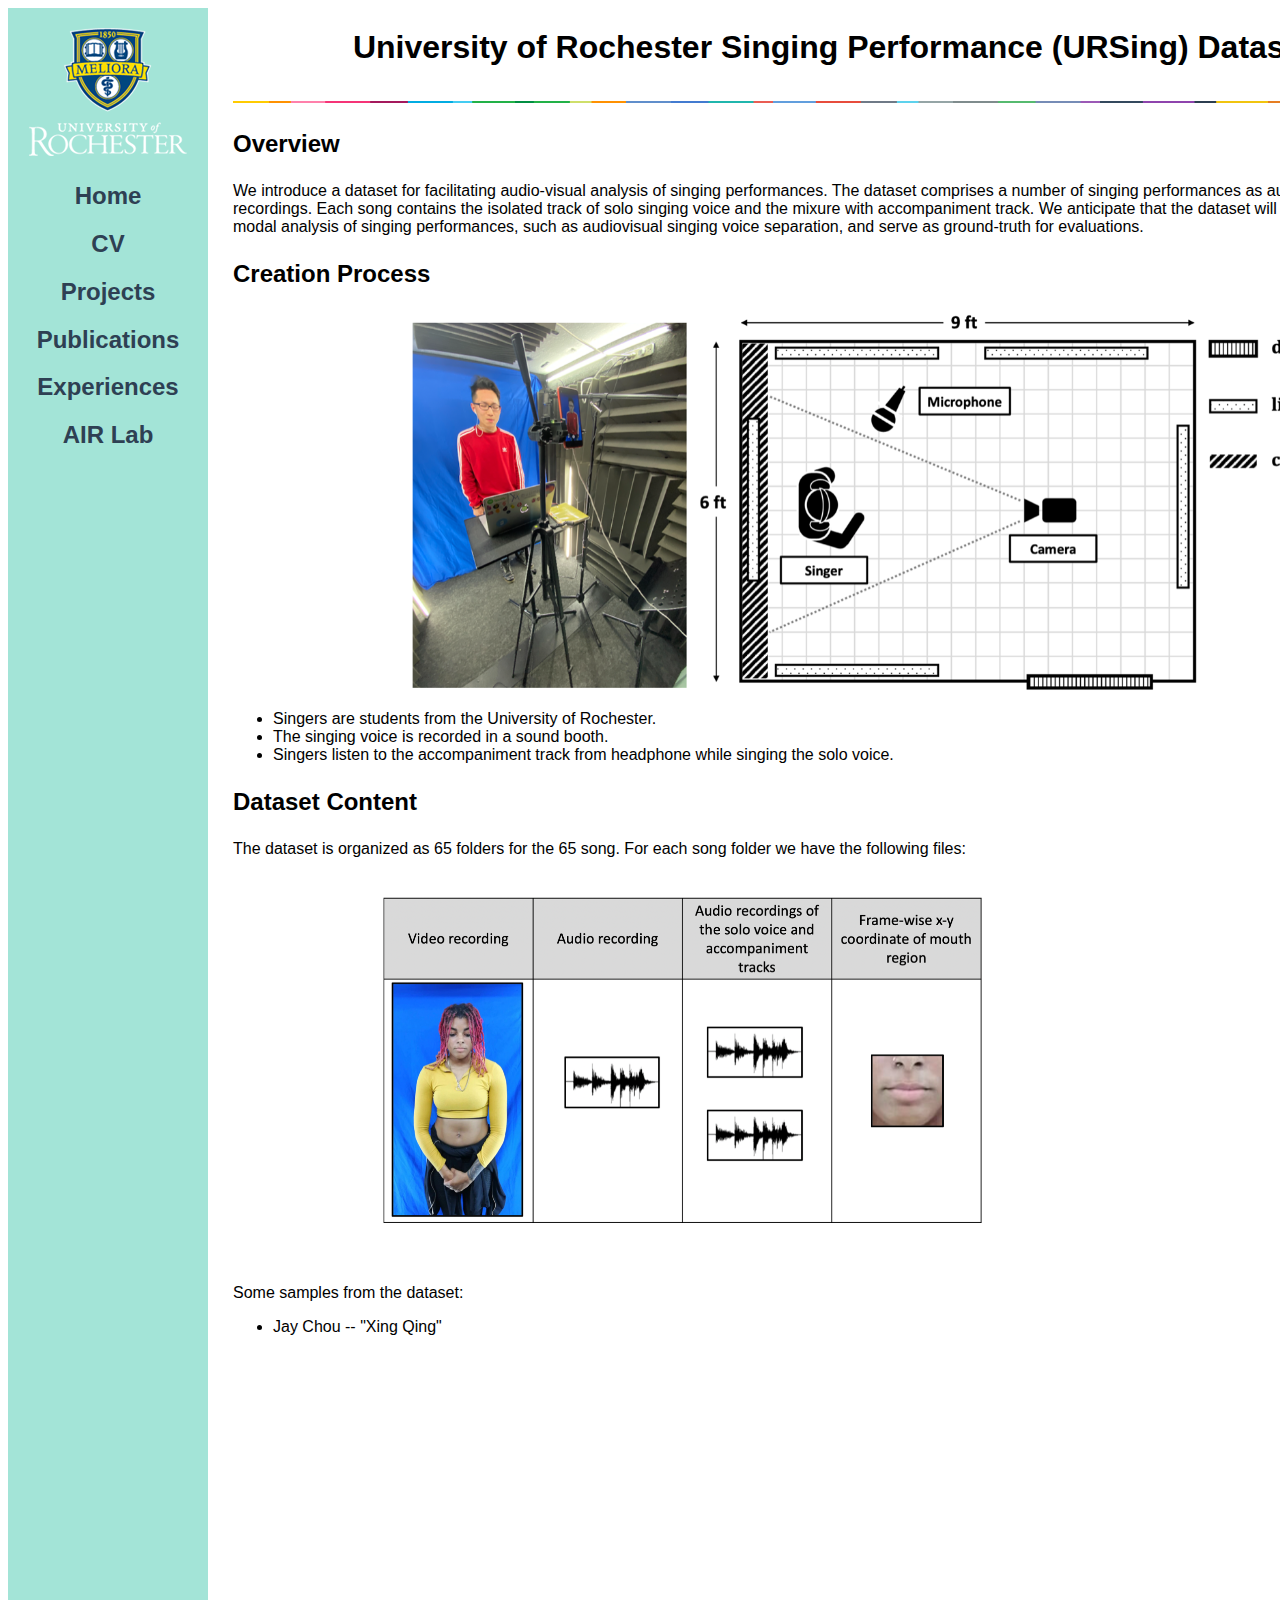
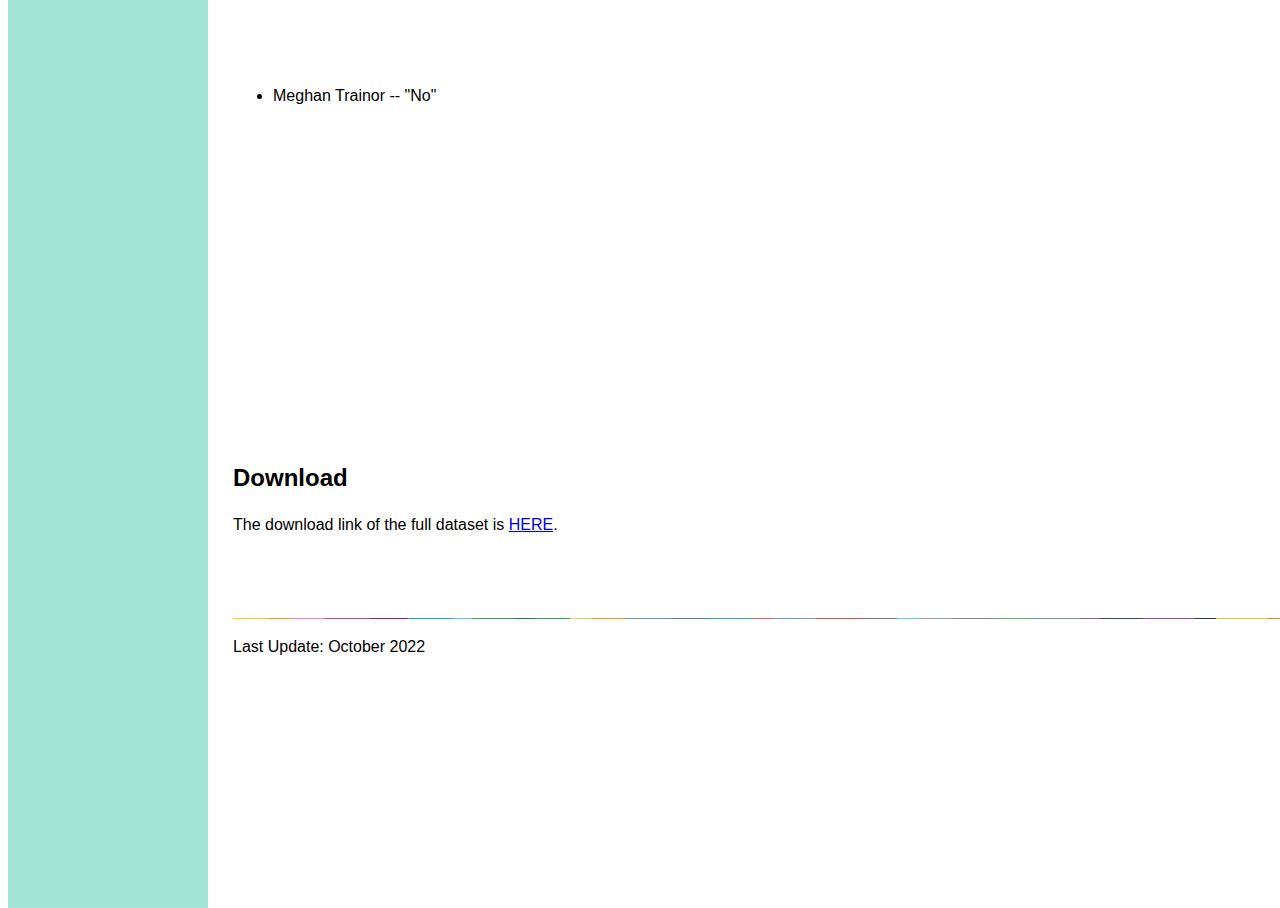
<file: project/URSing.html>
<!DOCTYPE html>
<html>

<head>
  <link rel="stylesheet" type="text/css" href="../style.css" />
  <title>Bochen Li</title>
    <meta http-equiv="content-type" content="text/html; charset=UTF-8">
    <meta name="author" content="Bochen Li">
</head>

<body>
<div id="container"; style="height=2500px; width:1500px; float:center;">
  <div id="menu"; style="background-color:#A3E4D7 ;height:2500px;width:200px;float:left;">
    <h2><a href="http://www.rochester.edu/"><img src="../resource/rochester-logo.png"></a></h2>
        <a href="../index.html", style="text-decoration:none"><h2 class="menu">Home</h2></a>
        <a href="../resource/CV_BochenLi.pdf", style="text-decoration:none" target="_blank"><h2 class="menu">CV</h2></a>
        <a href="../project.html", style="text-decoration:none"><h2 class="menu">Projects</h2></a>
        <a href="../publication.html", style="text-decoration:none"><h2 class="menu">Publications</h2></a>
        <a href="../experience.html", style="text-decoration:none"><h2 class="menu">Experiences</h2></a>
        <a href="http://www.ece.rochester.edu/projects/air/index.html", style="text-decoration:none"><h2 class="menu">AIR Lab</h2></a>

<!--        <a href="resource/Research.html", style="text-decoration:none"><h2 class="menu">Research</h2></a>
        <a href="resource/Publications.html", style="text-decoration:none"><h2 class="menu">Publications</h2></a>
        <a href="resource/Resources.html", style="text-decoration:none"><h2 class="menu">Resources</h2></a>
        <a href="http://www.ece.rochester.edu/projects/air/index.html", style="text-decoration:none"><h2 class="menu">AIR Lab</h2></a>-->
    </div>
    
    <div id="content"; style="background-color:#FFFFFF;height:900px;width:900px;float:left;">
    
        
        <div id="container"; class="padded"; style="width:1200px; float:center;">


          <h1 class="top1">University of Rochester Singing Performance (URSing) Dataset</h1>

          <img src="divider.png" style="width:1200px;" align="middle">



            <h3> Overview </h3>
            <p> We introduce a dataset for facilitating audio-visual analysis of singing performances. The dataset comprises a number of singing performances as audio and video recordings. Each song contains the isolated track of solo singing voice and the mixure with accompaniment track. We anticipate that the dataset will be useful for multi-modal analysis of singing performances, such as audiovisual singing voice separation, and serve as ground-truth for evaluations.</p>

            <h3> Creation Process </h3>
            <img src="URSing/floor_plan.png" style="width:1200px" align="middle">
            <ul>
            <li> Singers are students from the University of Rochester. </li>
            <li> The singing voice is recorded in a sound booth. </li>
            <li> Singers listen to the accompaniment track from headphone while singing the solo voice. </li>
            </ul>


            <h3> Dataset Content </h3>
            <p> The dataset is organized as 65 folders for the 65 song. For each song folder we have the following files: </p>
            <br>
            <div id="Imgcen">
              <img src="URSing/content.png" style="width:900px" align="middle">
            </div>

            <br>
            <br>

            <p> Some samples from the dataset: </p>

            <ul>
            <li> Jay Chou -- "Xing Qing" </li>
            </ul>

            <div id="Imgcen">
              <iframe width="560" height="315" src="https://www.youtube.com/embed/5lQqv15B5hs" frameborder="0" allow="accelerometer; autoplay; encrypted-media; gyroscope; picture-in-picture" allowfullscreen></iframe>

              <iframe width="560" height="315" src="https://www.youtube.com/embed/0w27BdVS_iA" frameborder="0" allow="accelerometer; autoplay; encrypted-media; gyroscope; picture-in-picture" allowfullscreen></iframe>

            </div>


            <ul>
            <li> Meghan Trainor -- "No" </li>
            </ul>

            <div id="Imgcen">
              <iframe width="560" height="315" src="https://www.youtube.com/embed/uECgds0GVEw" frameborder="0" allow="accelerometer; autoplay; encrypted-media; gyroscope; picture-in-picture" allowfullscreen></iframe>

              <iframe width="560" height="315" src="https://www.youtube.com/embed/eIbVGX4aZwU" frameborder="0" allow="accelerometer; autoplay; encrypted-media; gyroscope; picture-in-picture" allowfullscreen></iframe>

            </div>

            <h3> Download </h3>

            <p> The download link of the full dataset is <a href="https://zenodo.org/records/6404999">HERE</a>.
            </p> 



          
        <br><br><br>
        <img src="divider.png" style="width:1200px;" align="middle">


          <p> Last Update: October 2022 </p>


        



<!--         <div id="separator"; style="background-color:#FFFFFF;width:900px;float:left;">
          <img src="resource/space.png" width="450" height="2">
        </div> -->
      
     
    </div>    
</div>



</body>
</html>
</file>
<file: style.css>
@charset "utf-8";
/* CSS Document */


div.padded {padding-left:25px; padding-right:25px;} 
div.paddedleft {padding-left:25px;}  
div.paddedright {padding-right:25px;} 
h1 {font-family: Arial, Helvetica, sans-serif; text-align:center;}
h2 {font-family: Arial, Helvetica, sans-serif; text-align:center;}
h2.menu {color:#2E4053;}
h2.alignleft {font-family: Arial, Helvetica, sans-serif; text-align:left;}
h3 {font-family: Arial, Helvetica, sans-serif; font-size: 24px}
h4 {font-family: Arial, Helvetica, sans-serif; font-size: 20px}
li {font-family: Arial, Helvetica, sans-serif}
p {font-family: Arial, Helvetica, sans-serif}
p.aligncenter {font-family: Arial, Helvetica, sans-serif; text-align:center;}
p.small {font-size:14px}
p.centeredImage {text-align:center; margin-top:0px; margin-bottom:0px; padding:0px;}
</file>
